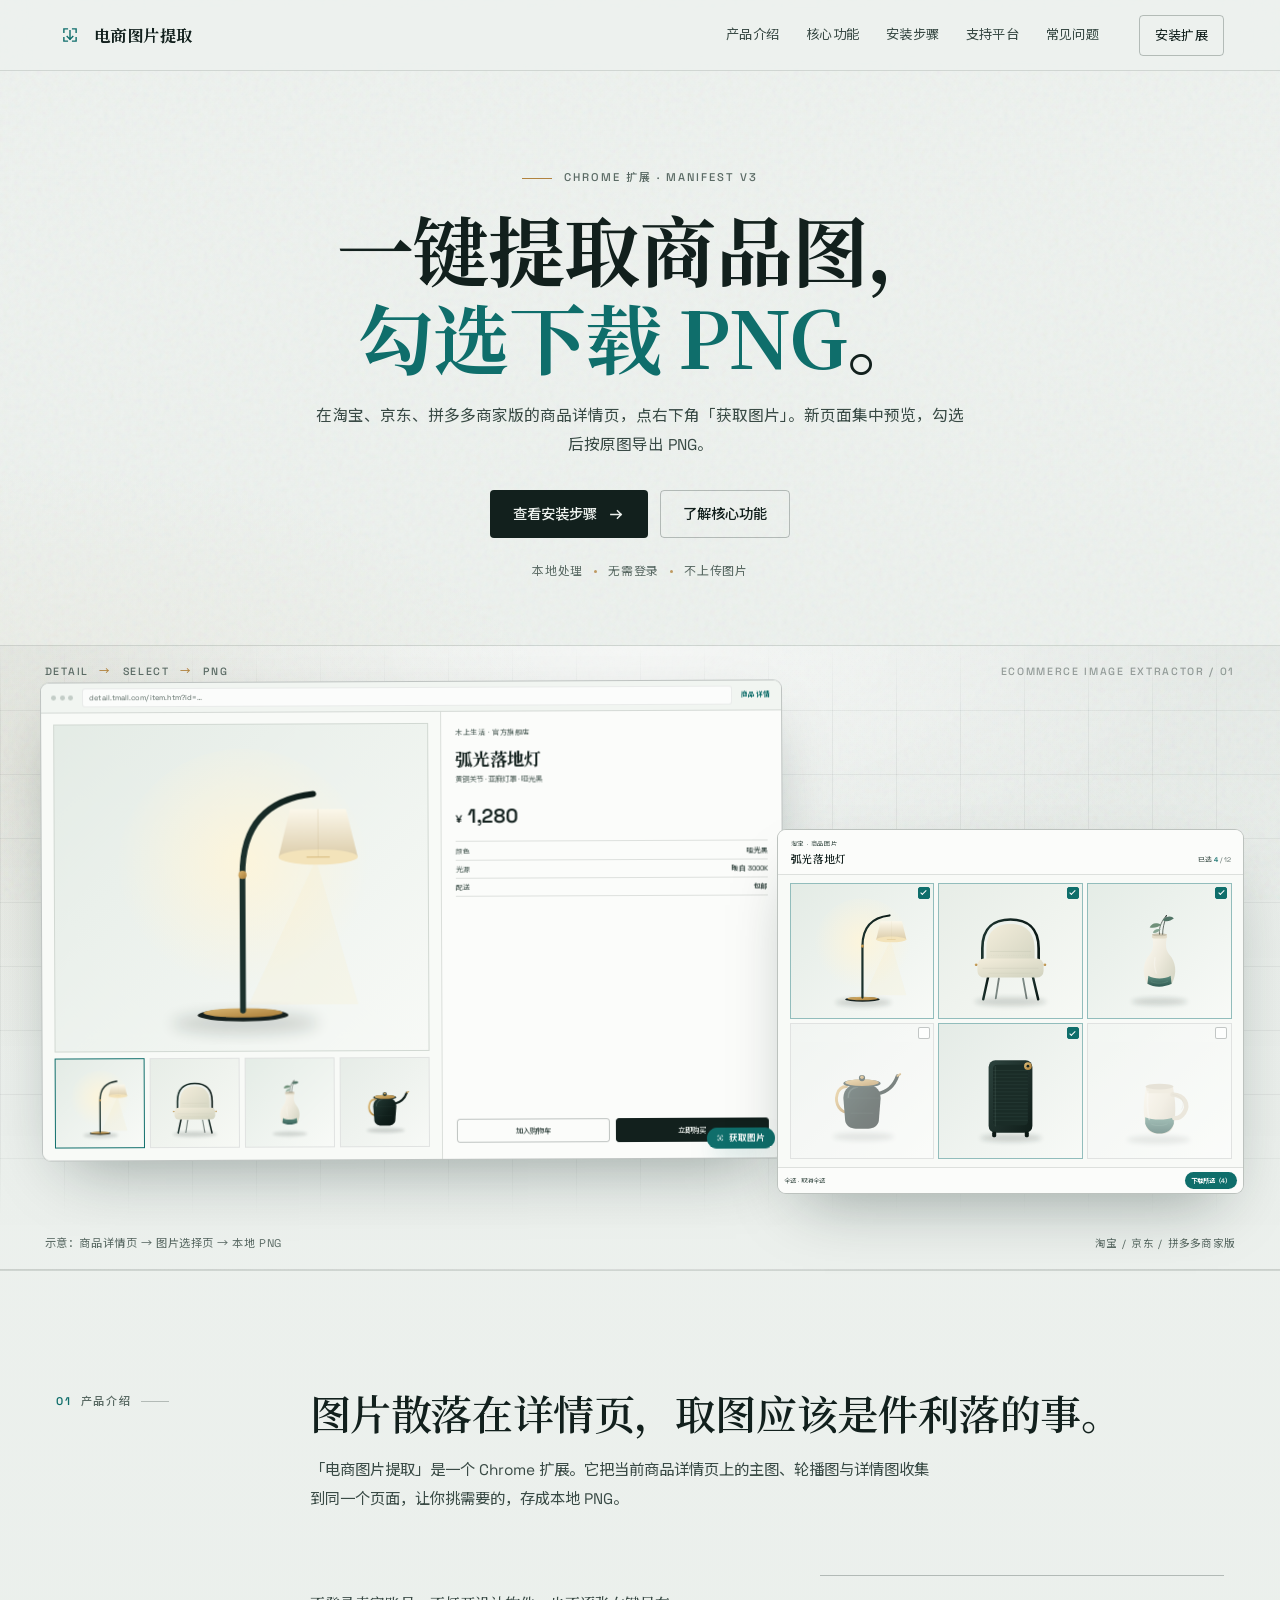
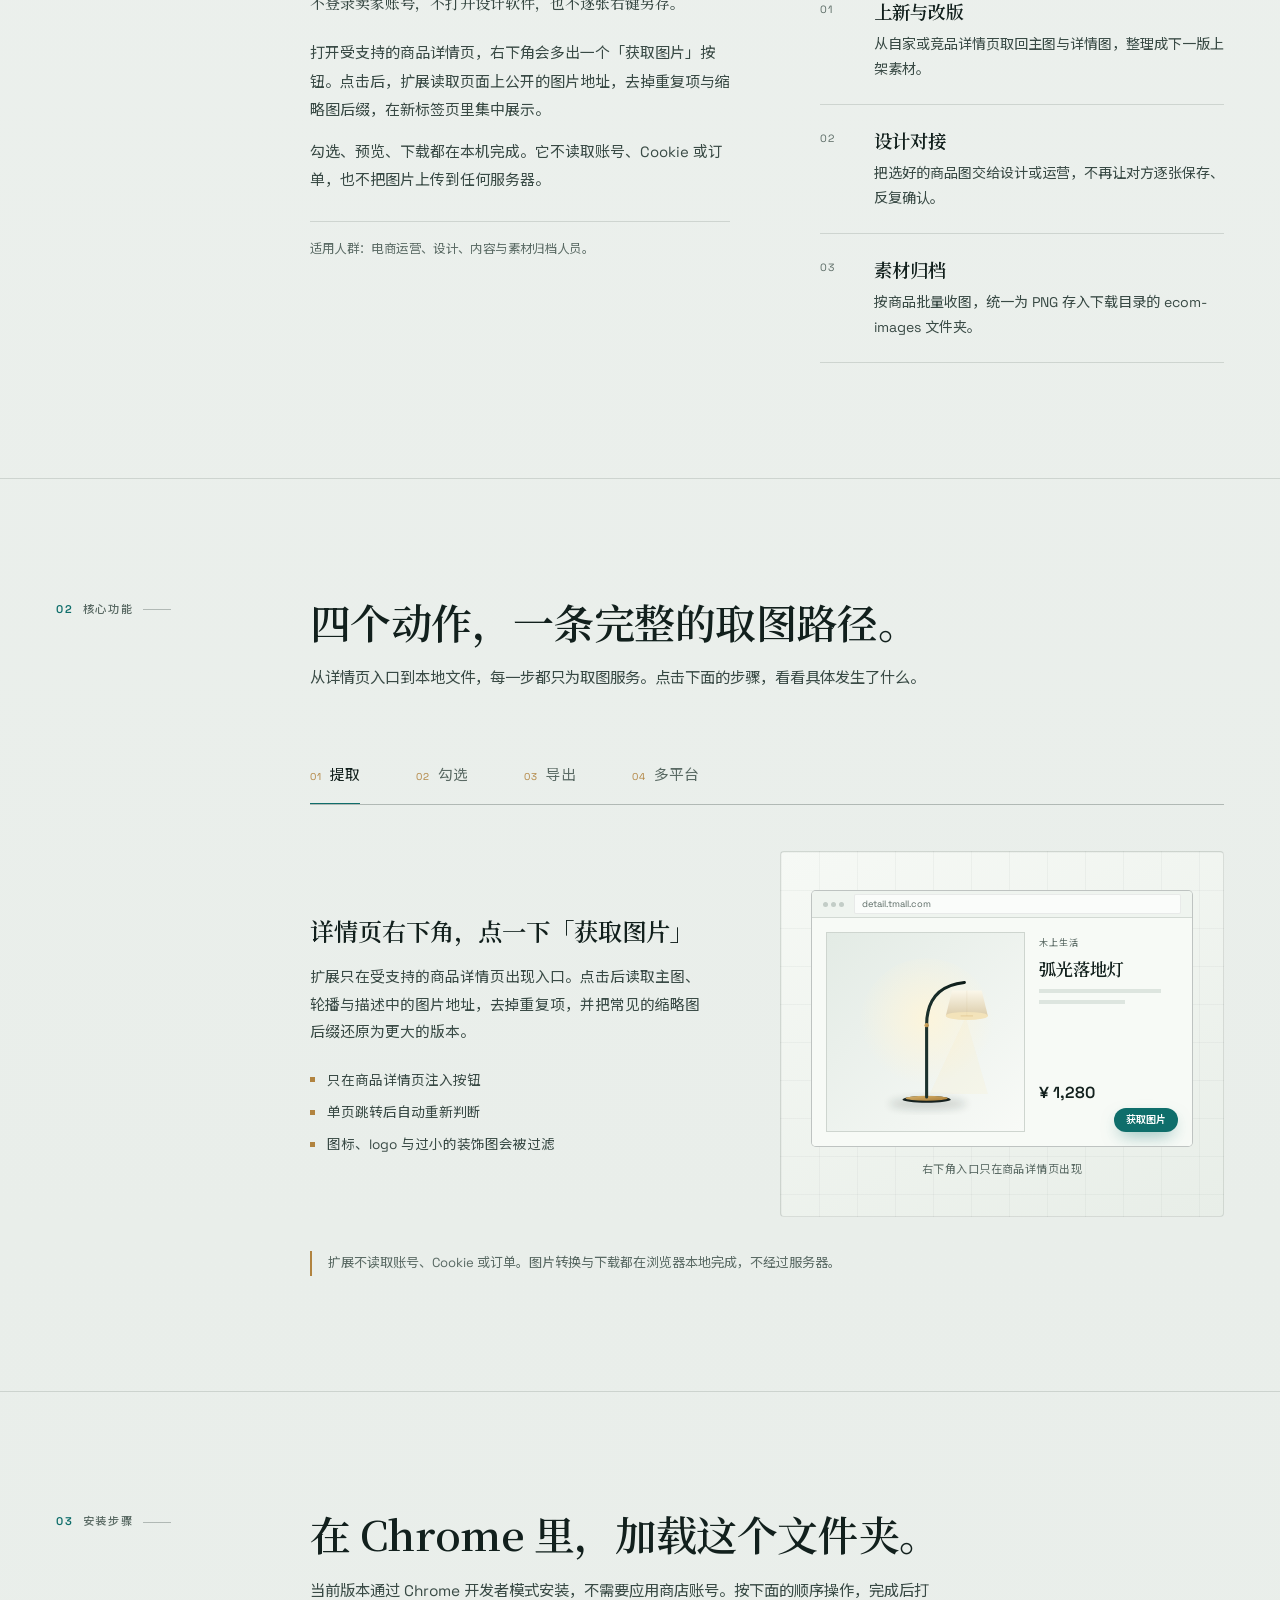
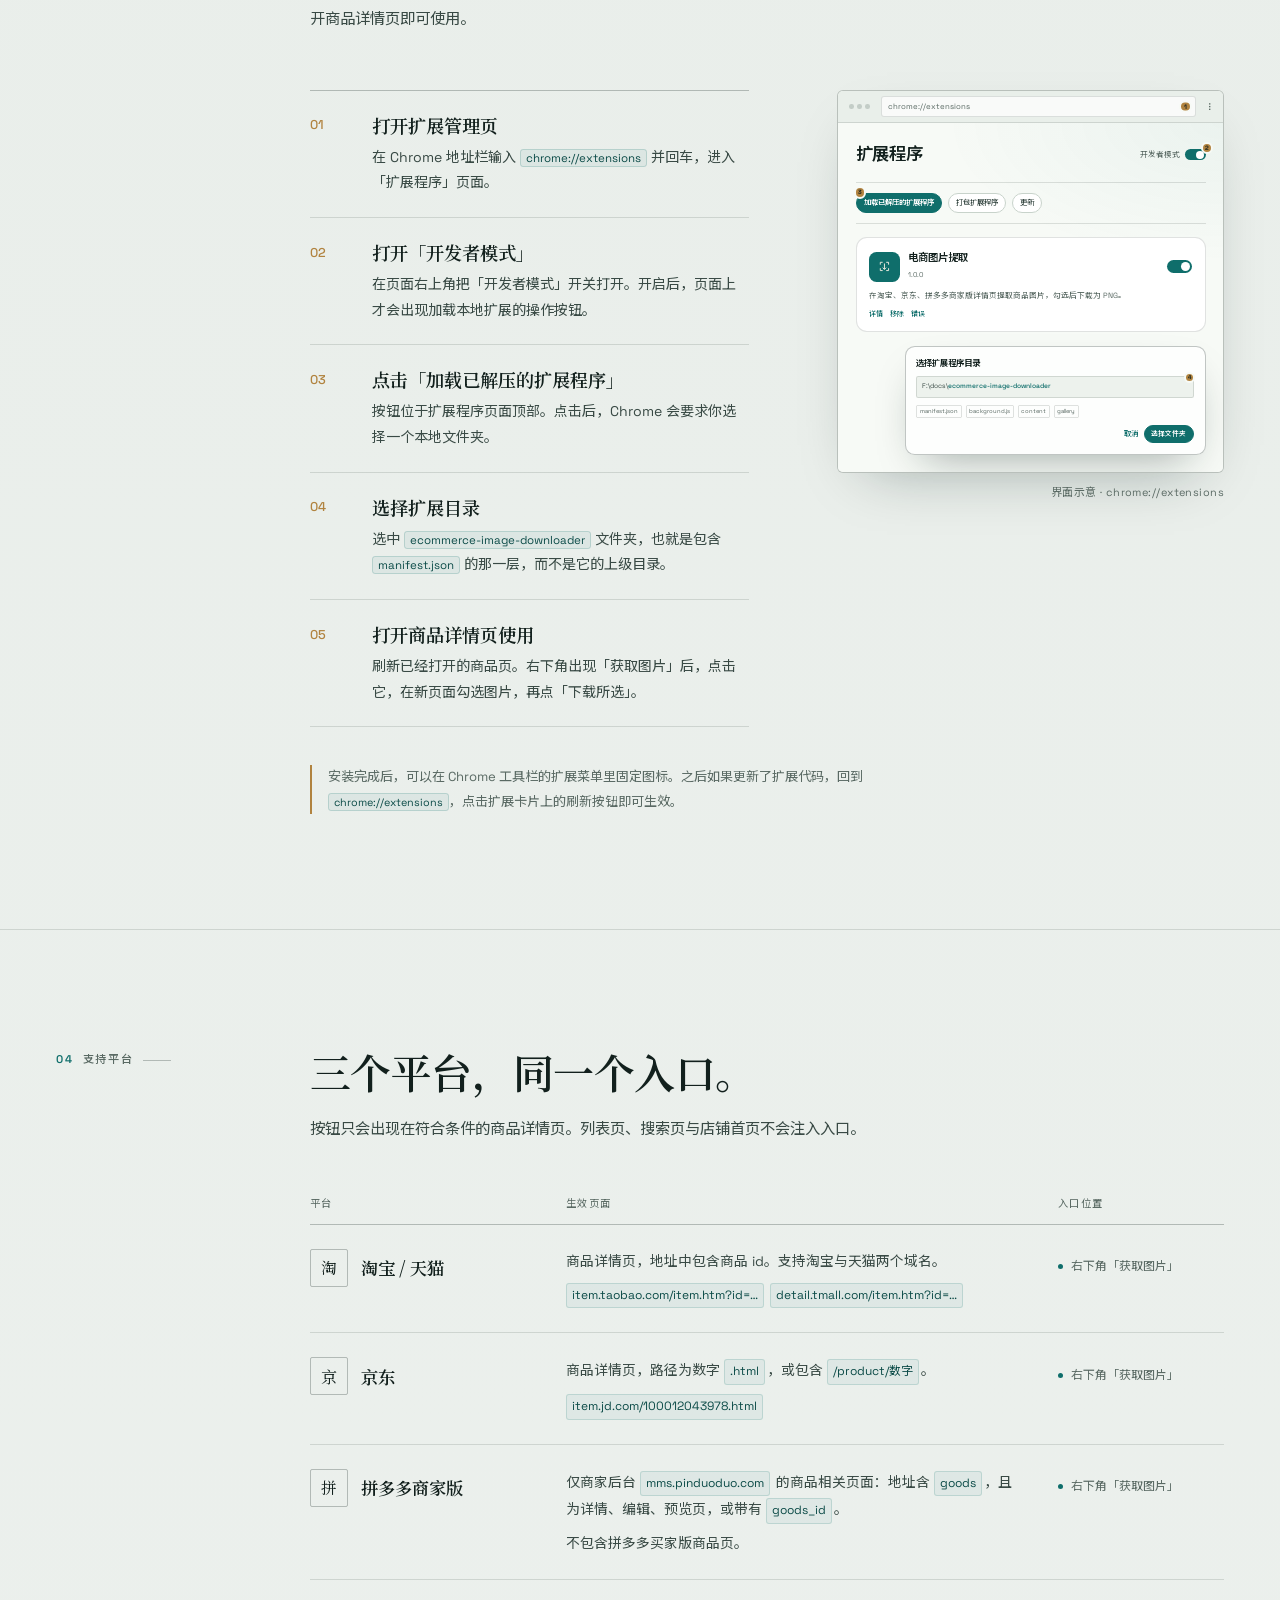
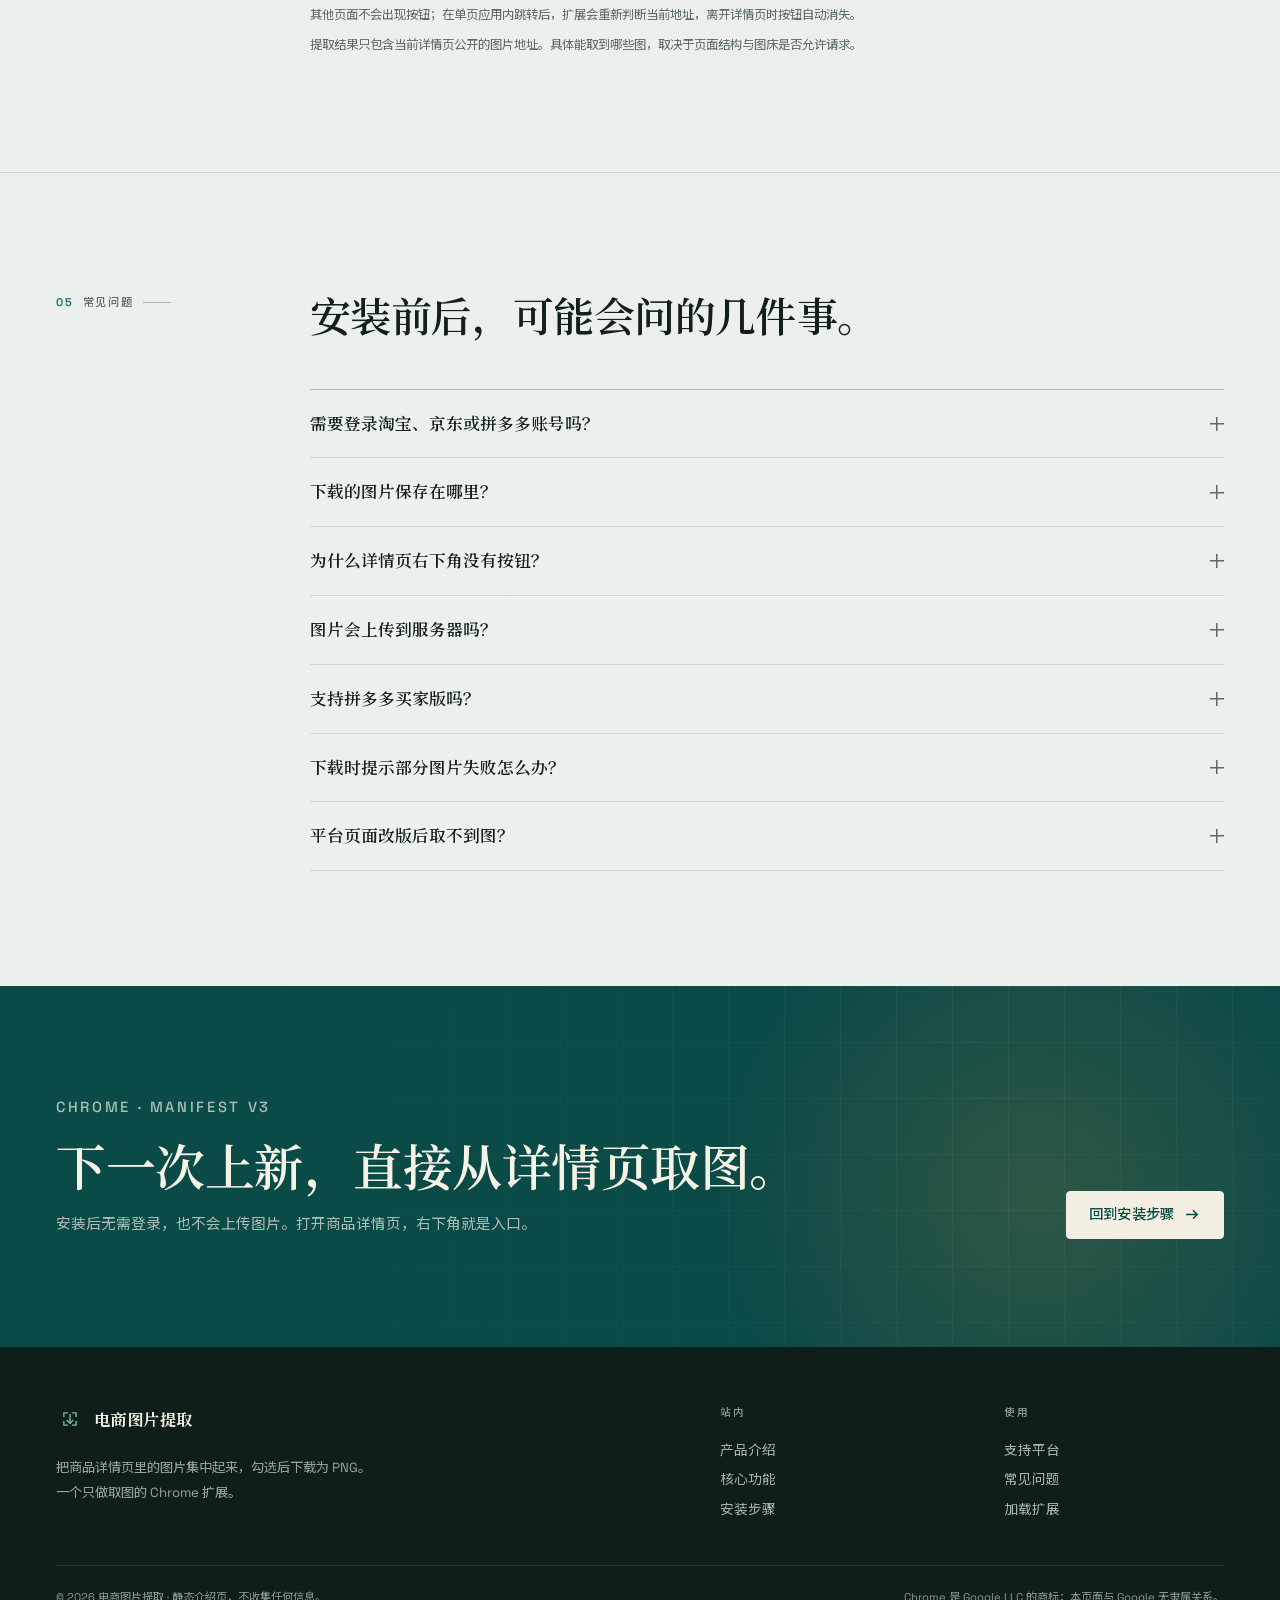
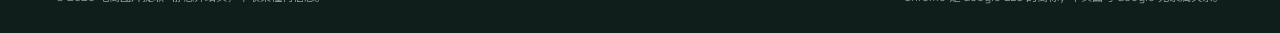
<file: docs/index.html>
<!DOCTYPE html>
<html lang="zh-CN">
<head>
  <meta charset="UTF-8">
  <meta name="viewport" content="width=device-width, initial-scale=1">
  <title>电商图片提取 — 一键提取商品图，勾选下载 PNG</title>
  <meta name="description" content="Chrome 扩展「电商图片提取」：在淘宝、京东、拼多多商家版的商品详情页提取商品图，于新页面勾选后下载为 PNG。">
  <meta name="theme-color" content="#edf1ee">
  <link rel="icon" href="assets/icons/favicon.svg" type="image/svg+xml">
  <link rel="preload" href="assets/fonts/noto-serif-sc.woff2" as="font" type="font/woff2" crossorigin>
  <link rel="preload" href="assets/fonts/noto-sans-sc.woff2" as="font" type="font/woff2" crossorigin>
  <link rel="stylesheet" href="styles.css">
  <script>
    document.documentElement.classList.add("js");
    window.setTimeout(function () {
      if (!document.documentElement.dataset.ready) {
        document.documentElement.classList.remove("js");
      }
    }, 2500);
  </script>
</head>
<body>
  <a class="skip-link" href="#main">跳到主要内容</a>

  <header class="site-header">
    <div class="site-header__inner container">
      <a class="brand" href="#top" aria-label="电商图片提取，返回顶部">
        <svg class="brand__mark" viewBox="0 0 32 32" aria-hidden="true">
          <path d="M9 13V9h4M19 9h4v4M23 19v4h-4M13 23H9v-4" fill="none" stroke="currentColor" stroke-width="1.6" stroke-linecap="square"/>
          <path d="M16 11v10m0 0 3.2-3.2M16 21l-3.2-3.2" fill="none" stroke="currentColor" stroke-width="1.6" stroke-linecap="square"/>
        </svg>
        <span class="brand__name">电商图片提取</span>
      </a>

      <nav class="site-nav" aria-label="主导航">
        <a href="#about">产品介绍</a>
        <a href="#features">核心功能</a>
        <a href="#install">安装步骤</a>
        <a href="#platforms">支持平台</a>
        <a href="#faq">常见问题</a>
      </nav>

      <a class="header-cta" href="#install">安装扩展</a>
    </div>
  </header>

  <main id="main">
    <section class="hero" id="top" aria-labelledby="hero-title">
      <div class="hero__intro reveal">
        <p class="eyebrow">Chrome 扩展 · Manifest V3</p>
        <h1 id="hero-title">一键提取商品图，<br><span class="hero__accent">勾选下载 PNG</span>。</h1>
        <p class="hero__lead">在淘宝、京东、拼多多商家版的商品详情页，点右下角「获取图片」。新页面集中预览，勾选后按原图导出 PNG。</p>
        <div class="hero__actions">
          <a class="btn btn--primary" href="#install">
            查看安装步骤
            <svg viewBox="0 0 18 18" aria-hidden="true"><path d="M3 9h11m0 0-4-4m4 4-4 4" fill="none" stroke="currentColor" stroke-width="1.5" stroke-linecap="square"/></svg>
          </a>
          <a class="btn btn--ghost" href="#features">了解核心功能</a>
        </div>
        <p class="hero__meta"><span>本地处理</span><span>无需登录</span><span>不上传图片</span></p>
      </div>

      <figure class="hero__visual">
        <div class="stage" data-stage aria-hidden="true">
          <p class="stage__meta stage__meta--left">DETAIL <span>→</span> SELECT <span>→</span> PNG</p>
          <p class="stage__meta stage__meta--right">ECOMMERCE IMAGE EXTRACTOR / 01</p>

          <div class="mock mock--detail" data-layer="back">
            <div class="mock__chrome">
              <span class="mock__dots"><i></i><i></i><i></i></span>
              <span class="mock__url">detail.tmall.com/item.htm?id=…</span>
              <span class="mock__badge">商品详情</span>
            </div>
            <div class="mock__detail-body">
              <div class="mock__media">
                <div class="mock__main"><img src="assets/img/product-lamp.svg" alt=""></div>
                <div class="mock__thumbs">
                  <span><img src="assets/img/product-lamp.svg" alt=""></span>
                  <span><img src="assets/img/product-chair.svg" alt=""></span>
                  <span><img src="assets/img/product-vase.svg" alt=""></span>
                  <span><img src="assets/img/product-kettle.svg" alt=""></span>
                </div>
              </div>
              <div class="mock__info">
                <p class="mock__store">木上生活 · 官方旗舰店</p>
                <p class="mock__title">弧光落地灯</p>
                <p class="mock__sub">黄铜关节 · 亚麻灯罩 · 哑光黑</p>
                <p class="mock__price"><small>¥</small> 1,280</p>
                <div class="mock__rows">
                  <span>颜色 <b>哑光黑</b></span>
                  <span>光源 <b>暖白 3000K</b></span>
                  <span>配送 <b>包邮</b></span>
                </div>
                <div class="mock__buttons">
                  <span class="mock__btn">加入购物车</span>
                  <span class="mock__btn mock__btn--buy">立即购买</span>
                </div>
              </div>
            </div>
            <div class="mock__fab">
              <svg viewBox="0 0 18 18" aria-hidden="true"><path d="M4 6V4h2M12 4h2v2M14 12v2h-2M6 14H4v-2M9 6.5v5m0 0 2-2m-2 2-2-2" fill="none" stroke="currentColor" stroke-width="1.4" stroke-linecap="square"/></svg>
              获取图片
            </div>
          </div>

          <div class="mock mock--gallery" data-layer="front">
            <div class="mock__gallery-head">
              <div>
                <p class="mock__eyebrow">淘宝 · 商品图片</p>
                <p class="mock__gallery-title">弧光落地灯</p>
              </div>
              <p class="mock__count">已选 <b>4</b> / 12</p>
            </div>
            <div class="mock__grid">
              <figure class="mock__tile is-checked"><img src="assets/img/product-lamp.svg" alt=""><i></i></figure>
              <figure class="mock__tile is-checked"><img src="assets/img/product-chair.svg" alt=""><i></i></figure>
              <figure class="mock__tile is-checked"><img src="assets/img/product-vase.svg" alt=""><i></i></figure>
              <figure class="mock__tile"><img src="assets/img/product-kettle.svg" alt=""><i></i></figure>
              <figure class="mock__tile is-checked"><img src="assets/img/product-speaker.svg" alt=""><i></i></figure>
              <figure class="mock__tile"><img src="assets/img/product-pitcher.svg" alt=""><i></i></figure>
            </div>
            <div class="mock__gallery-foot">
              <span>全选 · 取消全选</span>
              <span class="mock__download">下载所选（4）</span>
            </div>
          </div>
        </div>
        <figcaption class="stage-caption">
          <span>示意：商品详情页 → 图片选择页 → 本地 PNG</span>
          <span>淘宝 / 京东 / 拼多多商家版</span>
        </figcaption>
      </figure>
    </section>

    <section class="section" id="about" aria-labelledby="about-title">
      <div class="container">
        <div class="section-head reveal">
          <p class="section-label"><span>01</span> 产品介绍</p>
          <div>
            <h2 id="about-title">图片散落在详情页，取图应该是件利落的事。</h2>
            <p class="section-note">「电商图片提取」是一个 Chrome 扩展。它把当前商品详情页上的主图、轮播图与详情图收集到同一个页面，让你挑需要的，存成本地 PNG。</p>
          </div>
        </div>

        <div class="about-grid">
          <div class="about-copy reveal">
            <p class="about-lead">不登录卖家账号，不打开设计软件，也不逐张右键另存。</p>
            <p>打开受支持的商品详情页，右下角会多出一个「获取图片」按钮。点击后，扩展读取页面上公开的图片地址，去掉重复项与缩略图后缀，在新标签页里集中展示。</p>
            <p>勾选、预览、下载都在本机完成。它不读取账号、Cookie 或订单，也不把图片上传到任何服务器。</p>
            <p class="about-foot">适用人群：电商运营、设计、内容与素材归档人员。</p>
          </div>

          <ol class="scenarios">
            <li class="reveal">
              <span>01</span>
              <div>
                <h3>上新与改版</h3>
                <p>从自家或竞品详情页取回主图与详情图，整理成下一版上架素材。</p>
              </div>
            </li>
            <li class="reveal">
              <span>02</span>
              <div>
                <h3>设计对接</h3>
                <p>把选好的商品图交给设计或运营，不再让对方逐张保存、反复确认。</p>
              </div>
            </li>
            <li class="reveal">
              <span>03</span>
              <div>
                <h3>素材归档</h3>
                <p>按商品批量收图，统一为 PNG 存入下载目录的 ecom-images 文件夹。</p>
              </div>
            </li>
          </ol>
        </div>
      </div>
    </section>

    <section class="section" id="features" aria-labelledby="features-title">
      <div class="container">
        <div class="section-head reveal">
          <p class="section-label"><span>02</span> 核心功能</p>
          <div>
            <h2 id="features-title">四个动作，一条完整的取图路径。</h2>
            <p class="section-note">从详情页入口到本地文件，每一步都只为取图服务。点击下面的步骤，看看具体发生了什么。</p>
          </div>
        </div>

        <div class="feature-demo reveal" data-demo>
          <div class="demo-tabs" role="tablist" aria-label="核心功能演示">
            <button class="demo-tab is-active" type="button" role="tab" id="demo-tab-1" aria-controls="demo-panel-1" aria-selected="true">
              <span>01</span> 提取
            </button>
            <button class="demo-tab" type="button" role="tab" id="demo-tab-2" aria-controls="demo-panel-2" aria-selected="false" tabindex="-1">
              <span>02</span> 勾选
            </button>
            <button class="demo-tab" type="button" role="tab" id="demo-tab-3" aria-controls="demo-panel-3" aria-selected="false" tabindex="-1">
              <span>03</span> 导出
            </button>
            <button class="demo-tab" type="button" role="tab" id="demo-tab-4" aria-controls="demo-panel-4" aria-selected="false" tabindex="-1">
              <span>04</span> 多平台
            </button>
          </div>

          <div class="demo-stage">
            <div class="demo-copy">
              <div class="demo-panel is-active" role="tabpanel" id="demo-panel-1" aria-labelledby="demo-tab-1" tabindex="0">
                <h3>详情页右下角，点一下「获取图片」</h3>
                <p>扩展只在受支持的商品详情页出现入口。点击后读取主图、轮播与描述中的图片地址，去掉重复项，并把常见的缩略图后缀还原为更大的版本。</p>
                <ul>
                  <li>只在商品详情页注入按钮</li>
                  <li>单页跳转后自动重新判断</li>
                  <li>图标、logo 与过小的装饰图会被过滤</li>
                </ul>
              </div>

              <div class="demo-panel" role="tabpanel" id="demo-panel-2" aria-labelledby="demo-tab-2" tabindex="0" hidden>
                <h3>新页面集中预览，逐张勾选</h3>
                <p>提取结果在新标签页打开，缩略图平铺展示。默认全选，你可以取消不需要的，也可以点开图片放大确认，顶部会实时显示已选数量。</p>
                <ul>
                  <li>支持全选与取消全选</li>
                  <li>单击缩略图查看大图</li>
                  <li>勾选数量随操作即时更新</li>
                </ul>
              </div>

              <div class="demo-panel" role="tabpanel" id="demo-panel-3" aria-labelledby="demo-tab-3" tabindex="0" hidden>
                <h3>只下载勾选项，统一转成 PNG</h3>
                <p>点击「下载所选」后，扩展先检查本地已有的 product 编号，再从数字最小的空号开始命名。图片在浏览器内用 Canvas 转为 PNG，逐张保存；某一张失败，不会影响其余图片。</p>
                <ul>
                  <li>保存到下载目录的 ecom-images 文件夹</li>
                  <li>已有 01、02、04 时，本批从 03 开始，遇到占用就跳过</li>
                  <li>本地删除图片后，对应编号重新可用</li>
                  <li>结束后显示成功与失败数量</li>
                </ul>
              </div>

              <div class="demo-panel" role="tabpanel" id="demo-panel-4" aria-labelledby="demo-tab-4" tabindex="0" hidden>
                <h3>三个平台，同一条取图路径</h3>
                <p>覆盖淘宝 / 天猫、京东、拼多多商家版的商品详情页。页面条件不满足时，按钮不会出现，也不影响浏览器正常使用。</p>
                <ul>
                  <li>淘宝 / 天猫：商品详情地址包含商品 id</li>
                  <li>京东：item.jd.com 的数字商品页</li>
                  <li>拼多多商家版：mms.pinduoduo.com 的 goods 页面</li>
                </ul>
              </div>
            </div>

            <div class="demo-visual" aria-hidden="true">
              <div class="demo-view is-active" data-view="1">
                <div class="mini-browser">
                  <div class="mini-chrome"><span class="mini-dots"><i></i><i></i><i></i></span><em>detail.tmall.com</em></div>
                  <div class="mini-detail">
                    <div class="mini-photo"><img src="assets/img/product-lamp.svg" alt=""></div>
                    <div class="mini-info">
                      <span class="mini-kicker">木上生活</span>
                      <span class="mini-heading">弧光落地灯</span>
                      <span class="mini-line mini-line--long"></span>
                      <span class="mini-line"></span>
                      <span class="mini-price">¥ 1,280</span>
                    </div>
                    <span class="mini-fab">获取图片</span>
                  </div>
                </div>
                <p class="demo-caption">右下角入口只在商品详情页出现</p>
              </div>

              <div class="demo-view" data-view="2" hidden>
                <div class="mini-window">
                  <div class="mini-window__head">
                    <div><span class="mini-kicker">淘宝 · 商品图片</span><strong>弧光落地灯</strong></div>
                    <span class="mini-count">已选 <b>4</b> / 12</span>
                  </div>
                  <div class="mini-grid">
                    <figure class="is-checked"><img src="assets/img/product-lamp.svg" alt=""><i></i></figure>
                    <figure class="is-checked"><img src="assets/img/product-chair.svg" alt=""><i></i></figure>
                    <figure class="is-checked"><img src="assets/img/product-vase.svg" alt=""><i></i></figure>
                    <figure><img src="assets/img/product-kettle.svg" alt=""><i></i></figure>
                    <figure class="is-checked"><img src="assets/img/product-speaker.svg" alt=""><i></i></figure>
                    <figure><img src="assets/img/product-pitcher.svg" alt=""><i></i></figure>
                  </div>
                  <div class="mini-window__foot"><span>全选 · 取消全选</span><span class="mini-download">下载所选（4）</span></div>
                </div>
                <p class="demo-caption">默认全选，点选后可下载</p>
              </div>

              <div class="demo-view" data-view="3" hidden>
                <div class="mini-window mini-window--files">
                  <div class="mini-window__head">
                    <div><span class="mini-kicker">下载所选</span><strong>已有 01、02、04，本批用 03、05</strong></div>
                    <span class="mini-count">PNG</span>
                  </div>
                  <ul class="file-list">
                    <li class="file-row"><span class="file-badge">PNG</span><span class="file-name">product-03.png</span><span class="file-state">已保存</span></li>
                    <li class="file-row"><span class="file-badge">PNG</span><span class="file-name">product-05.png</span><span class="file-state">转换中</span></li>
                    <li class="file-row is-skipped"><span class="file-badge">跳过</span><span class="file-name">01 / 02 / 04 已存在</span><span class="file-state">占用</span></li>
                  </ul>
                  <div class="mini-window__foot"><span>下载 / ecom-images</span><span class="mini-download">2 张 · 本地转换</span></div>
                </div>
                <p class="demo-caption">从最小空号开始，已占用的编号自动跳过</p>
              </div>

              <div class="demo-view" data-view="4" hidden>
                <div class="mini-window mini-window--sites">
                  <div class="mini-window__head">
                    <div><span class="mini-kicker">适用页面</span><strong>三个平台</strong></div>
                    <span class="mini-count">已覆盖</span>
                  </div>
                  <ul class="site-rows">
                    <li><span class="site-mark">淘</span><div><strong>淘宝 / 天猫</strong><em>item.taobao.com · detail.tmall.com</em></div><span class="site-check">✓</span></li>
                    <li><span class="site-mark">京</span><div><strong>京东</strong><em>item.jd.com</em></div><span class="site-check">✓</span></li>
                    <li><span class="site-mark">拼</span><div><strong>拼多多商家版</strong><em>mms.pinduoduo.com</em></div><span class="site-check">✓</span></li>
                  </ul>
                </div>
                <p class="demo-caption">入口统一在详情页右下角</p>
              </div>
            </div>
          </div>
        </div>

        <p class="privacy-note reveal">扩展不读取账号、Cookie 或订单。图片转换与下载都在浏览器本地完成，不经过服务器。</p>
      </div>
    </section>

    <section class="section" id="install" aria-labelledby="install-title">
      <div class="container">
        <div class="section-head reveal">
          <p class="section-label"><span>03</span> 安装步骤</p>
          <div>
            <h2 id="install-title">在 Chrome 里，加载这个文件夹。</h2>
            <p class="section-note">当前版本通过 Chrome 开发者模式安装，不需要应用商店账号。按下面的顺序操作，完成后打开商品详情页即可使用。</p>
          </div>
        </div>

        <div class="install-grid">
          <ol class="install-steps">
            <li class="install-step reveal">
              <span class="step-index">01</span>
              <div>
                <h3>打开扩展管理页</h3>
                <p>在 Chrome 地址栏输入 <code>chrome://extensions</code> 并回车，进入「扩展程序」页面。</p>
              </div>
            </li>
            <li class="install-step reveal">
              <span class="step-index">02</span>
              <div>
                <h3>打开「开发者模式」</h3>
                <p>在页面右上角把「开发者模式」开关打开。开启后，页面上才会出现加载本地扩展的操作按钮。</p>
              </div>
            </li>
            <li class="install-step reveal">
              <span class="step-index">03</span>
              <div>
                <h3>点击「加载已解压的扩展程序」</h3>
                <p>按钮位于扩展程序页面顶部。点击后，Chrome 会要求你选择一个本地文件夹。</p>
              </div>
            </li>
            <li class="install-step reveal">
              <span class="step-index">04</span>
              <div>
                <h3>选择扩展目录</h3>
                <p>选中 <code>ecommerce-image-downloader</code> 文件夹，也就是包含 <code>manifest.json</code> 的那一层，而不是它的上级目录。</p>
              </div>
            </li>
            <li class="install-step reveal">
              <span class="step-index">05</span>
              <div>
                <h3>打开商品详情页使用</h3>
                <p>刷新已经打开的商品页。右下角出现「获取图片」后，点击它，在新页面勾选图片，再点「下载所选」。</p>
              </div>
            </li>
          </ol>

          <figure class="ext-preview reveal" aria-hidden="true">
            <div class="ext-window">
              <div class="ext-chrome">
                <span class="mock__dots"><i></i><i></i><i></i></span>
                <span class="ext-url">chrome://extensions<span class="pin pin--1">1</span></span>
                <span class="ext-menu">⋮</span>
              </div>

              <div class="ext-page">
                <div class="ext-top">
                  <p class="ext-title">扩展程序</p>
                  <div class="ext-dev">
                    <span>开发者模式</span>
                    <span class="ext-toggle is-on"><i></i></span>
                    <span class="pin pin--2">2</span>
                  </div>
                </div>

                <div class="ext-toolbar">
                  <span class="ext-btn ext-btn--accent">加载已解压的扩展程序<span class="pin pin--3">3</span></span>
                  <span class="ext-btn">打包扩展程序</span>
                  <span class="ext-btn">更新</span>
                </div>

                <div class="ext-card">
                  <div class="ext-card__head">
                    <span class="ext-icon">
                      <svg viewBox="0 0 32 32"><path d="M9 13V9h4M19 9h4v4M23 19v4h-4M13 23H9v-4" fill="none" stroke="currentColor" stroke-width="1.6"/><path d="M16 11v10m0 0 3-3m-3 3-3-3" fill="none" stroke="currentColor" stroke-width="1.6"/></svg>
                    </span>
                    <div class="ext-card__name">
                      <strong>电商图片提取</strong>
                      <span>1.0.0</span>
                    </div>
                    <span class="ext-toggle is-on"><i></i></span>
                  </div>
                  <p class="ext-desc">在淘宝、京东、拼多多商家版详情页提取商品图片，勾选后下载为 PNG。</p>
                  <div class="ext-links"><span>详情</span><span>移除</span><span>错误</span></div>
                </div>

                <div class="ext-dialog">
                  <p class="ext-dialog__title">选择扩展程序目录</p>
                  <p class="ext-path">F:\docs\<b>ecommerce-image-downloader</b><span class="pin pin--4">4</span></p>
                  <div class="ext-files"><span>manifest.json</span><span>background.js</span><span>content</span><span>gallery</span></div>
                  <div class="ext-dialog__actions"><span>取消</span><span class="ext-btn ext-btn--accent">选择文件夹</span></div>
                </div>
              </div>
            </div>
            <figcaption>界面示意 · chrome://extensions</figcaption>
          </figure>
        </div>

        <p class="install-note reveal">安装完成后，可以在 Chrome 工具栏的扩展菜单里固定图标。之后如果更新了扩展代码，回到 <code>chrome://extensions</code>，点击扩展卡片上的刷新按钮即可生效。</p>
      </div>
    </section>

    <section class="section" id="platforms" aria-labelledby="platforms-title">
      <div class="container">
        <div class="section-head reveal">
          <p class="section-label"><span>04</span> 支持平台</p>
          <div>
            <h2 id="platforms-title">三个平台，同一个入口。</h2>
            <p class="section-note">按钮只会出现在符合条件的商品详情页。列表页、搜索页与店铺首页不会注入入口。</p>
          </div>
        </div>

        <div class="platform-table">
          <div class="platform-head" aria-hidden="true">
            <span>平台</span>
            <span>生效页面</span>
            <span>入口位置</span>
          </div>
          <ul class="platform-list">
            <li class="platform-row reveal">
              <div class="platform-name">
                <span class="monogram">淘</span>
                <strong>淘宝 / 天猫</strong>
              </div>
              <div class="platform-desc">
                <p>商品详情页，地址中包含商品 id。支持淘宝与天猫两个域名。</p>
                <p><code>item.taobao.com/item.htm?id=…</code> <code>detail.tmall.com/item.htm?id=…</code></p>
              </div>
              <span class="platform-entry">右下角「获取图片」</span>
            </li>
            <li class="platform-row reveal">
              <div class="platform-name">
                <span class="monogram">京</span>
                <strong>京东</strong>
              </div>
              <div class="platform-desc">
                <p>商品详情页，路径为数字 <code>.html</code>，或包含 <code>/product/数字</code>。</p>
                <p><code>item.jd.com/100012043978.html</code></p>
              </div>
              <span class="platform-entry">右下角「获取图片」</span>
            </li>
            <li class="platform-row reveal">
              <div class="platform-name">
                <span class="monogram">拼</span>
                <strong>拼多多商家版</strong>
              </div>
              <div class="platform-desc">
                <p>仅商家后台 <code>mms.pinduoduo.com</code> 的商品相关页面：地址含 <code>goods</code>，且为详情、编辑、预览页，或带有 <code>goods_id</code>。</p>
                <p>不包含拼多多买家版商品页。</p>
              </div>
              <span class="platform-entry">右下角「获取图片」</span>
            </li>
          </ul>
        </div>

        <div class="platform-notes reveal">
          <p>其他页面不会出现按钮；在单页应用内跳转后，扩展会重新判断当前地址，离开详情页时按钮自动消失。</p>
          <p>提取结果只包含当前详情页公开的图片地址。具体能取到哪些图，取决于页面结构与图床是否允许请求。</p>
        </div>
      </div>
    </section>

    <section class="section" id="faq" aria-labelledby="faq-title">
      <div class="container">
        <div class="section-head reveal">
          <p class="section-label"><span>05</span> 常见问题</p>
          <div>
            <h2 id="faq-title">安装前后，可能会问的几件事。</h2>
          </div>
        </div>

        <div class="faq">
          <details class="reveal">
            <summary>需要登录淘宝、京东或拼多多账号吗？</summary>
            <div class="faq-answer"><p>不需要。扩展不读取账号、Cookie 或订单，只读取当前详情页中公开显示的商品图地址。拼多多商家版本身需要你已登录后台才能打开商品页，但扩展不会接触登录信息。</p></div>
          </details>
          <details class="reveal">
            <summary>下载的图片保存在哪里？</summary>
            <div class="faq-answer"><p>浏览器默认下载目录下的 <code>ecom-images</code> 文件夹，文件名形如 <code>product-01.png</code>，按编号递增。每批下载前，扩展会检查本地已有的编号，从数字最小的空号开始命名，遇到已占用编号就跳过；例如已有 01、02、04，本批会使用 03、05、06，不会覆盖已有文件。本地删除图片后，对应编号会重新可用；若刚删除就立刻开始下一批，Chrome 需要几秒刷新文件状态，该编号可能暂时仍被跳过，稍后再下载即可。如果 Chrome 设置为每次询问保存位置，会先弹出保存对话框。</p></div>
          </details>
          <details class="reveal">
            <summary>为什么详情页右下角没有按钮？</summary>
            <div class="faq-answer"><p>先确认当前是受支持的商品详情页，而不是首页、搜索列表或店铺页。刚安装或更新扩展后，请刷新页面。仍然不出现时，在 <code>chrome://extensions</code> 确认扩展已启用，且没有报错。</p></div>
          </details>
          <details class="reveal">
            <summary>图片会上传到服务器吗？</summary>
            <div class="faq-answer"><p>不会。扩展读取图片地址，在浏览器内用 Canvas 转换为 PNG，再交给 Chrome 的下载管理器。图片不经过第三方服务器，也不保存在扩展自己的空间里。</p></div>
          </details>
          <details class="reveal">
            <summary>支持拼多多买家版吗？</summary>
            <div class="faq-answer"><p>暂不支持。当前只覆盖拼多多商家后台 <code>mms.pinduoduo.com</code> 的商品相关页面，买家版商品详情页不会出现入口。</p></div>
          </details>
          <details class="reveal">
            <summary>下载时提示部分图片失败怎么办？</summary>
            <div class="faq-answer"><p>部分图床会拒绝扩展发起的图片请求。下载页会显示成功与失败数量，已经保存的图片不受影响。可以重试，或减少一次勾选的数量再试。</p></div>
          </details>
          <details class="reveal">
            <summary>平台页面改版后取不到图？</summary>
            <div class="faq-answer"><p>商品页结构经常调整。如果主图既不在页面图片里，也不在页面脚本或描述页中，本次提取可能为空。可以刷新后重试；持续取不到时，需要等待扩展适配新的页面结构。</p></div>
          </details>
        </div>
      </div>
    </section>

    <section class="closing" aria-labelledby="closing-title">
      <div class="container closing__inner">
        <div>
          <p class="closing__label">Chrome · Manifest V3</p>
          <h2 id="closing-title">下一次上新，直接从详情页取图。</h2>
          <p>安装后无需登录，也不会上传图片。打开商品详情页，右下角就是入口。</p>
        </div>
        <a class="btn btn--light" href="#install">
          回到安装步骤
          <svg viewBox="0 0 18 18" aria-hidden="true"><path d="M3 9h11m0 0-4-4m4 4-4 4" fill="none" stroke="currentColor" stroke-width="1.5" stroke-linecap="square"/></svg>
        </a>
      </div>
    </section>
  </main>

  <footer class="site-footer">
    <div class="container">
      <div class="footer-top">
        <div class="footer-brand">
          <a class="brand brand--footer" href="#top">
            <svg class="brand__mark" viewBox="0 0 32 32" aria-hidden="true">
              <path d="M9 13V9h4M19 9h4v4M23 19v4h-4M13 23H9v-4" fill="none" stroke="currentColor" stroke-width="1.6" stroke-linecap="square"/>
              <path d="M16 11v10m0 0 3.2-3.2M16 21l-3.2-3.2" fill="none" stroke="currentColor" stroke-width="1.6" stroke-linecap="square"/>
            </svg>
            <span class="brand__name">电商图片提取</span>
          </a>
          <p>把商品详情页里的图片集中起来，勾选后下载为 PNG。一个只做取图的 Chrome 扩展。</p>
        </div>

        <nav class="footer-col" aria-label="站内导航">
          <h2>站内</h2>
          <a href="#about">产品介绍</a>
          <a href="#features">核心功能</a>
          <a href="#install">安装步骤</a>
        </nav>

        <nav class="footer-col" aria-label="使用帮助">
          <h2>使用</h2>
          <a href="#platforms">支持平台</a>
          <a href="#faq">常见问题</a>
          <a href="#install">加载扩展</a>
        </nav>
      </div>

      <div class="footer-bottom">
        <p>© 2026 电商图片提取 · 静态介绍页，不收集任何信息。</p>
        <p>Chrome 是 Google LLC 的商标；本页面与 Google 无隶属关系。</p>
      </div>
    </div>
  </footer>

  <script src="script.js"></script>
</body>
</html>
</file>
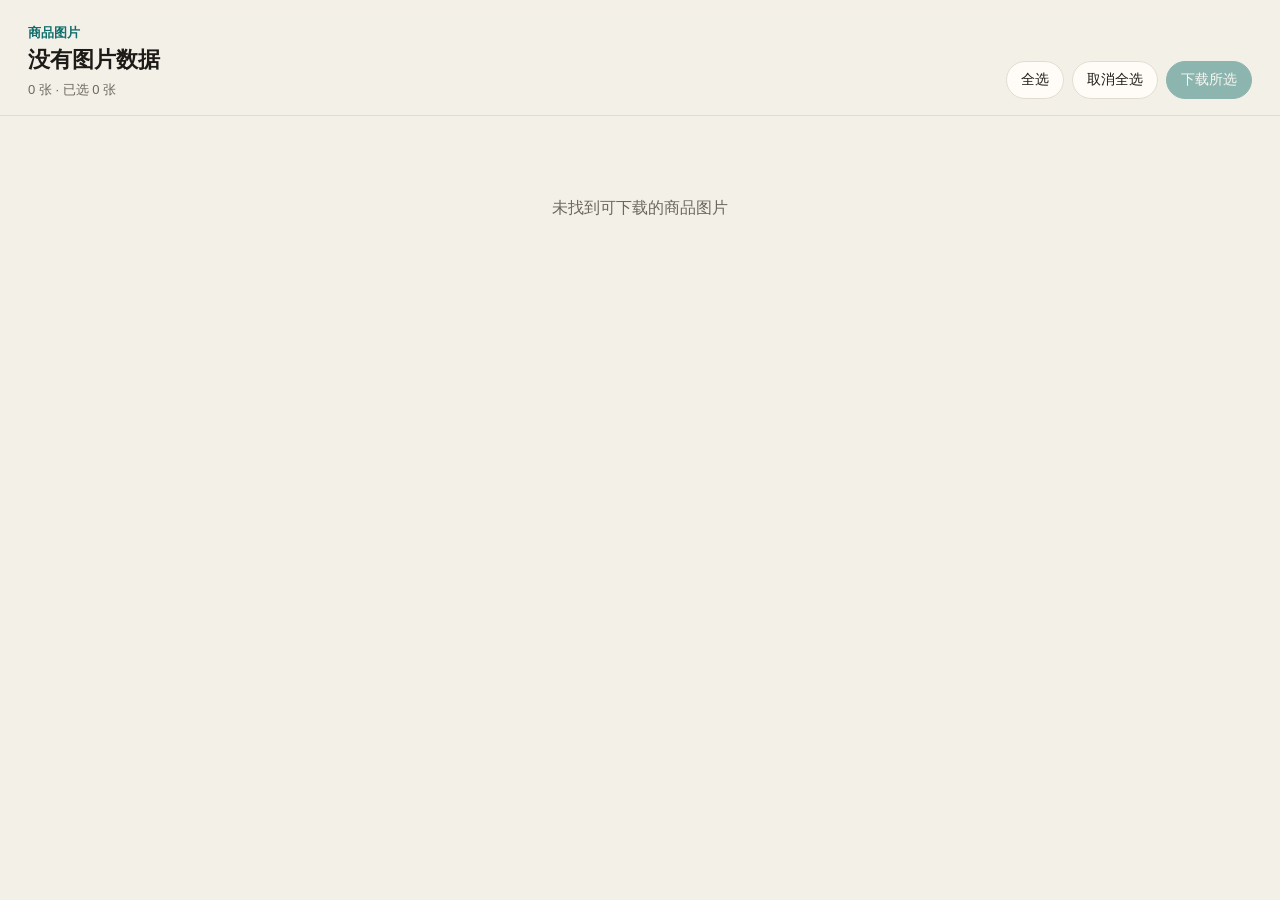
<file: gallery/gallery.html>
<!DOCTYPE html>
<html lang="zh-CN">
<head>
  <meta charset="UTF-8">
  <meta name="viewport" content="width=device-width, initial-scale=1">
  <title>商品图片</title>
  <link rel="stylesheet" href="gallery.css">
</head>
<body>
  <header class="topbar">
    <div class="heading">
      <p class="eyebrow" id="site-name">商品图片</p>
      <h1 id="page-title">正在读取图片</h1>
      <p class="meta"><span id="total-count">0</span> 张 · 已选 <span id="selected-count">0</span> 张</p>
    </div>
    <div class="actions">
      <button type="button" id="select-all">全选</button>
      <button type="button" id="select-none">取消全选</button>
      <button type="button" id="download" class="primary" disabled>下载所选</button>
    </div>
  </header>
  <p class="status" id="status" hidden></p>
  <main id="grid" class="grid"></main>
  <div class="lightbox" id="lightbox" hidden>
    <button type="button" class="lightbox-backdrop" id="lightbox-close" aria-label="关闭预览"></button>
    <figure>
      <img id="lightbox-img" alt="">
      <figcaption id="lightbox-caption"></figcaption>
    </figure>
  </div>
  <script src="../lib/download-numbering.js"></script>
  <script src="gallery.js"></script>
</body>
</html>
</file>
<file: docs/styles.css>
/* =========================================================
   电商图片提取 · 官方宣传站
   Static site — no framework, no build step.
   ========================================================= */

@font-face {
  font-family: "Noto Serif SC";
  src: url("assets/fonts/noto-serif-sc.woff2") format("woff2");
  font-style: normal;
  font-weight: 400 800;
  font-display: swap;
}

@font-face {
  font-family: "Noto Sans SC";
  src: url("assets/fonts/noto-sans-sc.woff2") format("woff2");
  font-style: normal;
  font-weight: 300 700;
  font-display: swap;
}

@font-face {
  font-family: "Space Grotesk";
  src: url("assets/fonts/space-grotesk-latin.woff2") format("woff2");
  font-style: normal;
  font-weight: 400 700;
  font-display: swap;
}

:root {
  --paper: #edf1ee;
  --paper-raised: #fbfcfa;
  --paper-deep: #e3eae5;
  --ink: #12201d;
  --ink-2: #394a45;
  --ink-3: #5a6a64;
  --line: rgba(18, 32, 29, 0.13);
  --line-strong: rgba(18, 32, 29, 0.26);
  --jade: #0f6e6b;
  --jade-deep: #0a4a47;
  --jade-soft: #d3e3dc;
  --brass: #b1833f;
  --cream: #f3efe2;
  --font-display: "Noto Serif SC", "Songti SC", "STSong", "STZhongsong", "Noto Serif CJK SC", serif;
  --font-sans: "Space Grotesk", "Noto Sans SC", "PingFang SC", "Microsoft YaHei", sans-serif;
  --gutter: clamp(20px, 5vw, 56px);
  --container: 1200px;
  --radius: 4px;
}

*,
*::before,
*::after {
  box-sizing: border-box;
}

html {
  scroll-behavior: smooth;
  -webkit-text-size-adjust: 100%;
}

html,
body {
  overflow-x: clip;
}

body {
  margin: 0;
  min-width: 300px;
  background:
    radial-gradient(1100px 620px at 84% -6%, rgba(15, 110, 107, 0.1), transparent 62%),
    radial-gradient(900px 520px at 4% 12%, rgba(177, 131, 63, 0.06), transparent 60%),
    linear-gradient(180deg, #eef2ef 0%, #e9eeea 44%, #edf1ee 100%);
  color: var(--ink);
  font-family: var(--font-sans);
  font-size: 16px;
  line-height: 1.6;
  -webkit-font-smoothing: antialiased;
  text-rendering: optimizeLegibility;
}

body::before {
  content: "";
  position: fixed;
  inset: 0;
  z-index: 0;
  pointer-events: none;
  opacity: 0.28;
  background-image: url("data:image/svg+xml,%3Csvg viewBox='0 0 180 180' xmlns='http://www.w3.org/2000/svg'%3E%3Cfilter id='n'%3E%3CfeTurbulence type='fractalNoise' baseFrequency='0.9' numOctaves='2' stitchTiles='stitch'/%3E%3C/filter%3E%3Crect width='100%25' height='100%25' filter='url(%23n)' opacity='0.22'/%3E%3C/svg%3E");
  mix-blend-mode: multiply;
}

::selection {
  background: var(--jade);
  color: #fff;
}

img,
svg {
  display: block;
  max-width: 100%;
}

figure,
p,
h1,
h2,
h3,
ol,
ul {
  margin: 0;
}

ol,
ul {
  padding: 0;
}

button,
input,
summary {
  font: inherit;
  color: inherit;
}

a {
  color: inherit;
}

code {
  font-family: "Space Grotesk", "Noto Sans SC", monospace;
}

:focus-visible {
  outline: 2px solid var(--jade);
  outline-offset: 3px;
}

.hero :focus-visible,
.install-grid :focus-visible {
  outline-color: var(--jade-deep);
}

.closing :focus-visible,
.site-footer :focus-visible {
  outline-color: var(--cream);
}

.skip-link {
  position: fixed;
  top: 10px;
  left: 10px;
  z-index: 200;
  padding: 10px 14px;
  background: var(--ink);
  color: var(--paper);
  font-size: 0.85rem;
  text-decoration: none;
  transform: translateY(-160%);
  transition: transform 0.2s ease;
}

.skip-link:focus {
  transform: translateY(0);
}

.container {
  width: 100%;
  max-width: calc(var(--container) + var(--gutter) * 2);
  margin-inline: auto;
  padding-inline: var(--gutter);
  position: relative;
  z-index: 1;
}

/* ---------- Header ---------- */

.site-header {
  position: sticky;
  top: 0;
  z-index: 80;
  background: rgba(237, 241, 238, 0.86);
  border-bottom: 1px solid var(--line);
  backdrop-filter: blur(16px);
  -webkit-backdrop-filter: blur(16px);
}

.site-header__inner {
  display: flex;
  align-items: center;
  gap: 32px;
  min-height: 70px;
}

.brand {
  display: inline-flex;
  align-items: center;
  gap: 10px;
  text-decoration: none;
  flex: none;
}

.brand__mark {
  width: 28px;
  height: 28px;
  color: var(--jade);
  flex: none;
}

.brand__name {
  font-family: var(--font-display);
  font-size: 1.02rem;
  font-weight: 700;
  letter-spacing: 0.03em;
  color: var(--ink);
}

.site-nav {
  display: flex;
  align-items: center;
  gap: clamp(14px, 2.1vw, 28px);
  margin-left: auto;
}

.site-nav a {
  position: relative;
  padding: 6px 0;
  color: var(--ink-2);
  font-size: 0.83rem;
  letter-spacing: 0.02em;
  text-decoration: none;
  transition: color 0.2s ease;
}

.site-nav a::after {
  content: "";
  position: absolute;
  left: 0;
  right: 0;
  bottom: 0;
  height: 1px;
  background: var(--jade);
  transform: scaleX(0);
  transform-origin: left;
  transition: transform 0.28s cubic-bezier(0.2, 0.7, 0.2, 1);
}

.site-nav a:hover {
  color: var(--ink);
}

.site-nav a:hover::after {
  transform: scaleX(1);
}

.header-cta {
  flex: none;
  margin-left: 8px;
  padding: 9px 15px;
  border: 1px solid var(--line-strong);
  border-radius: var(--radius);
  color: var(--ink);
  font-size: 0.82rem;
  letter-spacing: 0.02em;
  text-decoration: none;
  transition: background 0.2s ease, border-color 0.2s ease, color 0.2s ease;
}

.header-cta:hover {
  background: var(--ink);
  border-color: var(--ink);
  color: var(--paper);
}

/* ---------- Shared type & buttons ---------- */

.eyebrow {
  display: inline-flex;
  align-items: center;
  gap: 12px;
  color: var(--ink-3);
  font-family: "Space Grotesk", var(--font-sans);
  font-size: 0.7rem;
  font-weight: 500;
  letter-spacing: 0.18em;
  text-transform: uppercase;
}

.eyebrow::before {
  content: "";
  width: 30px;
  height: 1px;
  background: var(--brass);
}

.btn {
  display: inline-flex;
  align-items: center;
  justify-content: center;
  gap: 10px;
  min-height: 48px;
  padding: 12px 22px;
  border: 1px solid transparent;
  border-radius: var(--radius);
  font-family: var(--font-sans);
  font-size: 0.9rem;
  font-weight: 500;
  letter-spacing: 0.01em;
  line-height: 1.2;
  text-decoration: none;
  transition: background 0.22s ease, color 0.22s ease, border-color 0.22s ease, transform 0.22s ease;
}

.btn svg {
  width: 17px;
  height: 17px;
  flex: none;
  transition: transform 0.22s ease;
}

.btn:hover svg {
  transform: translateX(3px);
}

.btn--primary {
  background: var(--ink);
  color: var(--paper);
}

.btn--primary:hover {
  background: var(--jade-deep);
  transform: translateY(-2px);
}

.btn--ghost {
  background: transparent;
  border-color: var(--line-strong);
  color: var(--ink);
}

.btn--ghost:hover {
  background: rgba(255, 255, 255, 0.45);
  border-color: var(--ink);
}

.btn--light {
  background: var(--cream);
  color: var(--jade-deep);
  border-color: var(--cream);
}

.btn--light:hover {
  background: #fffdf6;
  border-color: #fffdf6;
  transform: translateY(-2px);
}

/* ---------- Hero ---------- */

.hero {
  padding-top: clamp(48px, 7vw, 92px);
  position: relative;
}

.hero__intro {
  max-width: 1000px;
  margin-inline: auto;
  padding-inline: var(--gutter);
  text-align: center;
}

.hero h1 {
  margin-top: 18px;
  font-family: var(--font-display);
  font-size: clamp(2.35rem, 6vw, 4.9rem);
  font-weight: 700;
  line-height: 1.14;
  letter-spacing: -0.015em;
  text-wrap: balance;
}

.hero__accent {
  color: var(--jade);
}

.hero__lead {
  max-width: 660px;
  margin: 22px auto 0;
  color: var(--ink-2);
  font-size: clamp(0.98rem, 1.2vw, 1.08rem);
  line-height: 1.85;
  text-wrap: pretty;
}

.hero__actions {
  display: flex;
  align-items: center;
  justify-content: center;
  gap: 12px;
  margin-top: 30px;
}

.hero__meta {
  display: flex;
  align-items: center;
  justify-content: center;
  flex-wrap: wrap;
  gap: 0;
  margin-top: 24px;
  color: var(--ink-3);
  font-size: 0.75rem;
  letter-spacing: 0.06em;
}

.hero__meta span {
  display: inline-flex;
  align-items: center;
}

.hero__meta span + span::before {
  content: "";
  width: 3px;
  height: 3px;
  margin: 0 11px;
  border-radius: 50%;
  background: var(--brass);
  opacity: 0.8;
}

.hero__visual {
  position: relative;
  z-index: 1;
  margin-top: clamp(38px, 5.5vw, 64px);
  border-block: 1px solid var(--line);
  background:
    radial-gradient(820px 360px at 50% 0%, rgba(255, 255, 255, 0.62), transparent 72%),
    linear-gradient(180deg, rgba(18, 32, 29, 0.026), rgba(18, 32, 29, 0));
}

.stage {
  --mx: 0;
  --my: 0;
  position: relative;
  width: 100%;
  max-width: 1420px;
  margin-inline: auto;
  height: clamp(440px, 45vw, 680px);
  font-size: clamp(0.62rem, 0.9vw, 0.86rem);
}

.stage::before {
  content: "";
  position: absolute;
  inset: 0;
  pointer-events: none;
  background-image:
    linear-gradient(to right, rgba(18, 32, 29, 0.055) 1px, transparent 1px),
    linear-gradient(to bottom, rgba(18, 32, 29, 0.055) 1px, transparent 1px);
  background-size: 64px 64px;
  -webkit-mask-image: linear-gradient(to bottom, transparent 0, #000 12%, #000 86%, transparent 100%);
  mask-image: linear-gradient(to bottom, transparent 0, #000 12%, #000 86%, transparent 100%);
}

.stage__meta {
  position: absolute;
  top: 18px;
  z-index: 4;
  color: var(--ink-3);
  font-family: "Space Grotesk", var(--font-sans);
  font-size: 0.66rem;
  font-weight: 500;
  letter-spacing: 0.16em;
  text-transform: uppercase;
  white-space: nowrap;
}

.stage__meta span {
  margin: 0 0.55em;
  color: var(--brass);
}

.stage__meta--left {
  left: clamp(20px, 3.5vw, 52px);
}

.stage__meta--right {
  right: clamp(20px, 3.5vw, 52px);
  color: rgba(18, 32, 29, 0.4);
}

/* Browser mockups */

.mock {
  position: absolute;
  background: var(--paper-raised);
  border: 1px solid var(--line-strong);
  border-radius: 9px;
  overflow: hidden;
  box-shadow: 0 28px 64px -26px rgba(9, 32, 28, 0.4);
  will-change: transform;
  transition: transform 0.28s ease-out;
}

.mock--detail {
  left: clamp(18px, 3.2vw, 48px);
  top: 6%;
  width: 58%;
  aspect-ratio: 1.55;
  transform: translate3d(calc(var(--mx) * -7px), calc(var(--my) * -5px), 0) rotate(-0.25deg);
  z-index: 1;
}

.mock--gallery {
  right: clamp(18px, 2.8vw, 42px);
  bottom: 5%;
  width: 36.5%;
  aspect-ratio: 1.28;
  transform: translate3d(calc(var(--mx) * 10px), calc(var(--my) * 7px), 0);
  z-index: 2;
}

.mock__chrome {
  display: flex;
  align-items: center;
  gap: 0.8em;
  height: 2.6em;
  padding: 0 0.9em;
  background: #f1f5f1;
  border-bottom: 1px solid var(--line);
}

.mock__dots,
.mini-dots {
  display: inline-flex;
  gap: 0.32em;
  flex: none;
}

.mock__dots i,
.mini-dots i {
  display: block;
  width: 0.42em;
  height: 0.42em;
  border-radius: 50%;
  background: #c3cdc7;
}

.mock__url {
  flex: 1;
  min-width: 0;
  padding: 0.32em 0.8em;
  border: 1px solid rgba(18, 32, 29, 0.08);
  border-radius: 3px;
  background: rgba(255, 255, 255, 0.72);
  color: var(--ink-3);
  font-family: "Space Grotesk", var(--font-sans);
  font-size: 0.64em;
  letter-spacing: 0.01em;
  white-space: nowrap;
  overflow: hidden;
  text-overflow: ellipsis;
}

.mock__badge {
  flex: none;
  color: var(--jade);
  font-size: 0.58em;
  font-weight: 600;
  letter-spacing: 0.08em;
}

.mock__detail-body {
  display: grid;
  grid-template-columns: 1.08fr 0.92fr;
  height: calc(100% - 2.6em);
  min-height: 0;
}

.mock__media {
  display: flex;
  flex-direction: column;
  min-height: 0;
  padding: 1em;
  border-right: 1px solid var(--line);
  background: #f8faf7;
}

.mock__main {
  flex: 1;
  min-height: 0;
  overflow: hidden;
  border: 1px solid var(--line);
  background: #eef3ee;
}

.mock__main img {
  width: 100%;
  height: 100%;
  object-fit: cover;
}

.mock__thumbs {
  display: grid;
  grid-template-columns: repeat(4, 1fr);
  gap: 0.45em;
  margin-top: 0.55em;
}

.mock__thumbs span {
  display: block;
  aspect-ratio: 1;
  overflow: hidden;
  border: 1px solid var(--line);
  background: #fff;
}

.mock__thumbs span:first-child {
  border-color: var(--jade);
}

.mock__thumbs img {
  width: 100%;
  height: 100%;
  object-fit: cover;
}

.mock__info {
  display: flex;
  flex-direction: column;
  min-width: 0;
  padding: 1.35em 1.25em;
}

.mock__store {
  color: var(--ink-3);
  font-size: 0.6em;
  letter-spacing: 0.08em;
  white-space: nowrap;
  overflow: hidden;
  text-overflow: ellipsis;
}

.mock__title {
  margin-top: 0.55em;
  font-family: var(--font-display);
  font-size: 1.5em;
  font-weight: 700;
  line-height: 1.3;
  letter-spacing: 0.01em;
}

.mock__sub {
  margin-top: 0.45em;
  color: var(--ink-3);
  font-size: 0.64em;
  line-height: 1.55;
}

.mock__price {
  margin-top: 0.8em;
  font-family: "Space Grotesk", var(--font-sans);
  font-size: 1.7em;
  font-weight: 600;
  letter-spacing: -0.01em;
}

.mock__price small {
  font-size: 0.55em;
  font-weight: 500;
}

.mock__rows {
  margin-top: 0.8em;
  border-top: 1px solid var(--line);
}

.mock__rows span {
  display: flex;
  justify-content: space-between;
  gap: 1em;
  padding: 0.45em 0;
  border-bottom: 1px solid var(--line);
  color: var(--ink-3);
  font-size: 0.6em;
}

.mock__rows b {
  color: var(--ink-2);
  font-weight: 500;
  white-space: nowrap;
}

.mock__buttons {
  display: grid;
  grid-template-columns: 1fr 1fr;
  gap: 0.5em;
  margin-top: auto;
  padding-top: 0.9em;
}

.mock__btn {
  padding: 0.75em 0.4em;
  border: 1px solid var(--line-strong);
  border-radius: 3px;
  color: var(--ink-2);
  font-size: 0.62em;
  font-weight: 500;
  text-align: center;
  white-space: nowrap;
}

.mock__btn--buy {
  background: var(--ink);
  border-color: var(--ink);
  color: var(--paper);
}

.mock__fab {
  position: absolute;
  right: 1em;
  bottom: 1em;
  z-index: 3;
  display: inline-flex;
  align-items: center;
  gap: 0.45em;
  padding: 0.78em 1.1em;
  border-radius: 999px;
  background: var(--jade);
  color: #fff;
  font-size: 0.74em;
  font-weight: 600;
  letter-spacing: 0.02em;
  line-height: 1;
  white-space: nowrap;
  box-shadow: 0 10px 24px -8px rgba(15, 110, 107, 0.6);
}

.mock__fab::after {
  content: "";
  position: absolute;
  inset: 0;
  border: 1px solid var(--jade);
  border-radius: inherit;
  animation: fabPulse 3.4s ease-out infinite;
}

.mock__fab svg {
  width: 1em;
  height: 1em;
}

.mock--gallery {
  display: flex;
  flex-direction: column;
  background: #f8faf7;
}

.mock__gallery-head {
  display: flex;
  align-items: flex-end;
  justify-content: space-between;
  gap: 1em;
  padding: 0.9em 1.1em 0.7em;
  border-bottom: 1px solid var(--line);
  background: var(--paper-raised);
}

.mock__eyebrow {
  color: var(--ink-3);
  font-size: 0.54em;
  letter-spacing: 0.1em;
  text-transform: uppercase;
}

.mock__gallery-title {
  margin-top: 0.15em;
  font-family: var(--font-display);
  font-size: 0.92em;
  font-weight: 600;
  line-height: 1.3;
}

.mock__count {
  color: var(--ink-3);
  font-size: 0.58em;
  white-space: nowrap;
}

.mock__count b {
  color: var(--jade);
  font-weight: 600;
}

.mock__grid {
  display: grid;
  grid-template-columns: repeat(3, 1fr);
  gap: 0.38em;
  flex: 1;
  min-height: 0;
  padding: 0.7em 1em;
}

.mock__tile {
  position: relative;
  margin: 0;
  overflow: hidden;
  border: 1px solid var(--line);
  background: #fff;
}

.mock__tile img {
  width: 100%;
  height: 100%;
  object-fit: cover;
  opacity: 0.55;
}

.mock__tile i {
  position: absolute;
  top: 0.28em;
  right: 0.28em;
  width: 1.05em;
  height: 1.05em;
  border: 1px solid rgba(18, 32, 29, 0.25);
  border-radius: 2px;
  background: rgba(255, 255, 255, 0.78);
}

.mock__tile.is-checked {
  border-color: rgba(15, 110, 107, 0.45);
}

.mock__tile.is-checked img {
  opacity: 1;
}

.mock__tile.is-checked i {
  background: var(--jade);
  border-color: var(--jade);
}

.mock__tile.is-checked i::after {
  content: "";
  position: absolute;
  left: 0.3em;
  top: 0.1em;
  width: 0.28em;
  height: 0.5em;
  border: solid #fff;
  border-width: 0 1.4px 1.4px 0;
  transform: rotate(45deg);
}

.mock__gallery-foot {
  display: flex;
  align-items: center;
  justify-content: space-between;
  gap: 1em;
  padding: 0.6em 1em;
  border-top: 1px solid var(--line);
  background: var(--paper-raised);
  color: var(--ink-3);
  font-size: 0.55em;
}

.mock__download {
  padding: 0.55em 0.95em;
  border-radius: 999px;
  background: var(--jade);
  color: #fff;
  font-size: 1em;
  font-weight: 500;
  white-space: nowrap;
}

.stage-caption {
  display: flex;
  align-items: center;
  justify-content: space-between;
  gap: 20px;
  max-width: calc(1420px);
  margin-inline: auto;
  padding: 13px clamp(20px, 3.5vw, 52px) 16px;
  color: var(--ink-3);
  font-size: 0.7rem;
  letter-spacing: 0.05em;
}

.stage-caption span:last-child {
  font-family: "Space Grotesk", var(--font-sans);
  font-size: 0.65rem;
  letter-spacing: 0.12em;
  text-transform: uppercase;
  color: var(--ink-3);
}

/* ---------- Sections ---------- */

.section {
  position: relative;
  padding-block: clamp(70px, 9vw, 122px);
  border-top: 1px solid var(--line);
}

section[id],
.hero[id] {
  scroll-margin-top: 84px;
}

.section-head {
  display: grid;
  grid-template-columns: minmax(140px, 196px) minmax(0, 1fr);
  gap: clamp(24px, 4.5vw, 64px);
  align-items: start;
}

.section-label {
  display: flex;
  align-items: center;
  gap: 0.8em;
  color: var(--ink-3);
  font-family: "Space Grotesk", var(--font-sans);
  font-size: 0.7rem;
  font-weight: 500;
  letter-spacing: 0.16em;
  text-transform: uppercase;
  padding-top: 0.55em;
}

.section-label span {
  color: var(--jade);
  font-weight: 600;
}

.section-label::after {
  content: "";
  width: 28px;
  height: 1px;
  background: var(--line-strong);
}

.section-head h2 {
  max-width: 21em;
  font-family: var(--font-display);
  font-size: clamp(1.85rem, 3.2vw, 2.75rem);
  font-weight: 600;
  line-height: 1.34;
  letter-spacing: -0.01em;
  text-wrap: balance;
}

.section-note {
  max-width: 62ch;
  margin-top: 15px;
  color: var(--ink-2);
  font-size: 0.96rem;
  line-height: 1.85;
  text-wrap: pretty;
}

/* ---------- About ---------- */

.about-grid {
  display: grid;
  grid-template-columns: minmax(0, 1.02fr) minmax(0, 0.98fr);
  gap: clamp(36px, 7vw, 96px);
  margin-top: clamp(38px, 5vw, 62px);
  padding-left: calc(196px + clamp(24px, 4.5vw, 64px));
}

.about-copy {
  max-width: 56ch;
}

.about-lead {
  font-family: var(--font-display);
  font-size: clamp(1.22rem, 1.8vw, 1.55rem);
  font-weight: 500;
  line-height: 1.7;
  color: var(--ink);
  margin-bottom: 22px !important;
}

.about-copy p {
  color: var(--ink-2);
  font-size: 0.93rem;
  line-height: 1.9;
  margin-top: 14px;
}

.about-foot {
  margin-top: 26px !important;
  padding-top: 16px;
  border-top: 1px solid var(--line);
  color: var(--ink-3) !important;
  font-size: 0.78rem !important;
  letter-spacing: 0.03em;
}

.scenarios {
  list-style: none;
  border-top: 1px solid var(--line-strong);
}

.scenarios li {
  display: grid;
  grid-template-columns: 44px minmax(0, 1fr);
  gap: 10px;
  padding: 22px 0;
  border-bottom: 1px solid var(--line);
  transition: padding-left 0.26s ease;
}

.scenarios li:hover {
  padding-left: 8px;
}

.scenarios li > span {
  padding-top: 0.35em;
  color: var(--ink-3);
  font-family: "Space Grotesk", var(--font-sans);
  font-size: 0.66rem;
  letter-spacing: 0.1em;
  transition: color 0.26s ease;
}

.scenarios li:hover > span {
  color: var(--brass);
}

.scenarios h3 {
  font-family: var(--font-display);
  font-size: 1.14rem;
  font-weight: 600;
  line-height: 1.5;
  margin-bottom: 6px;
}

.scenarios p {
  color: var(--ink-2);
  font-size: 0.88rem;
  line-height: 1.8;
}

/* ---------- Feature demo ---------- */

.feature-demo {
  margin-top: clamp(38px, 5vw, 56px);
}

@media (min-width: 1181px) {
  .feature-demo,
  .privacy-note {
    margin-left: calc(196px + clamp(24px, 4.5vw, 64px));
  }
}

.demo-tabs {
  display: flex;
  align-items: stretch;
  border-bottom: 1px solid var(--line-strong);
  overflow-x: auto;
  scrollbar-width: none;
}

.demo-tabs::-webkit-scrollbar {
  display: none;
}

.demo-tab {
  position: relative;
  flex: none;
  display: inline-flex;
  align-items: baseline;
  gap: 8px;
  padding: 15px 0 17px;
  margin-right: clamp(22px, 4.5vw, 56px);
  border: 0;
  background: none;
  color: var(--ink-3);
  font-family: var(--font-sans);
  font-size: 0.92rem;
  cursor: pointer;
  transition: color 0.22s ease;
}

.demo-tab span {
  font-family: "Space Grotesk", var(--font-sans);
  font-size: 0.62rem;
  letter-spacing: 0.1em;
  color: var(--brass);
}

.demo-tab::after {
  content: "";
  position: absolute;
  left: 0;
  right: 0;
  bottom: -1px;
  height: 2px;
  background: var(--jade);
  transform: scaleX(0);
  transform-origin: left;
  transition: transform 0.34s cubic-bezier(0.2, 0.7, 0.2, 1);
}

.demo-tab:hover {
  color: var(--ink);
}

.demo-tab.is-active {
  color: var(--ink);
}

.demo-tab.is-active::after {
  transform: scaleX(1);
}

.demo-stage {
  display: grid;
  grid-template-columns: minmax(0, 0.94fr) minmax(0, 1.06fr);
  align-items: center;
  gap: clamp(32px, 6vw, 84px);
  padding-top: clamp(30px, 4vw, 46px);
}

.demo-panel[hidden] {
  display: none;
}

.demo-panel.is-active {
  animation: panelIn 0.42s cubic-bezier(0.2, 0.7, 0.2, 1);
}

.demo-panel h3 {
  max-width: 20em;
  font-family: var(--font-display);
  font-size: clamp(1.3rem, 1.9vw, 1.52rem);
  font-weight: 600;
  line-height: 1.55;
  margin-bottom: 14px;
}

.demo-panel > p {
  max-width: 46ch;
  color: var(--ink-2);
  font-size: 0.92rem;
  line-height: 1.88;
}

.demo-panel ul {
  list-style: none;
  margin-top: 22px;
  display: grid;
  gap: 9px;
}

.demo-panel li {
  position: relative;
  padding-left: 17px;
  color: var(--ink-2);
  font-size: 0.85rem;
  line-height: 1.7;
}

.demo-panel li::before {
  content: "";
  position: absolute;
  top: 0.62em;
  left: 0;
  width: 5px;
  height: 5px;
  background: var(--brass);
}

.demo-visual {
  position: relative;
  display: flex;
  flex-direction: column;
  justify-content: center;
  min-height: 366px;
  padding: clamp(16px, 2.5vw, 30px);
  border: 1px solid var(--line);
  border-radius: var(--radius);
  background:
    linear-gradient(to right, rgba(18, 32, 29, 0.035) 1px, transparent 1px),
    linear-gradient(to bottom, rgba(18, 32, 29, 0.035) 1px, transparent 1px),
    linear-gradient(155deg, #f6f9f5, #e8eee8);
  background-size: 38px 38px, 38px 38px, 100% 100%;
}

.demo-view[hidden] {
  display: none;
}

.demo-view.is-active {
  animation: viewIn 0.46s cubic-bezier(0.2, 0.7, 0.2, 1);
}

.demo-caption {
  margin-top: 14px;
  color: var(--ink-3);
  font-size: 0.69rem;
  letter-spacing: 0.04em;
  text-align: center;
}

.mini-browser,
.mini-window {
  width: 100%;
  overflow: hidden;
  border: 1px solid var(--line-strong);
  border-radius: 5px;
  background: var(--paper-raised);
}

.mini-chrome {
  display: flex;
  align-items: center;
  gap: 10px;
  height: 27px;
  padding: 0 11px;
  border-bottom: 1px solid var(--line);
  background: #eff4ef;
  font-size: 0.6rem;
}

.mini-dots i {
  width: 5px;
  height: 5px;
}

.mini-chrome em {
  flex: 1;
  padding: 2px 7px;
  border: 1px solid rgba(18, 32, 29, 0.08);
  border-radius: 2px;
  background: rgba(255, 255, 255, 0.7);
  color: var(--ink-3);
  font-family: "Space Grotesk", var(--font-sans);
  font-style: normal;
  font-size: 0.58rem;
  white-space: nowrap;
  overflow: hidden;
  text-overflow: ellipsis;
}

.mini-detail {
  position: relative;
  display: grid;
  grid-template-columns: 1.18fr 0.82fr;
  gap: 14px;
  min-height: 228px;
  padding: 14px;
  background: #f7faf6;
}

.mini-photo {
  overflow: hidden;
  border: 1px solid var(--line);
  background: #eaf0ea;
}

.mini-photo img {
  width: 100%;
  height: 100%;
  object-fit: cover;
}

.mini-info {
  display: flex;
  flex-direction: column;
  gap: 7px;
  padding-top: 4px;
}

.mini-kicker {
  color: var(--ink-3);
  font-size: 0.56rem;
  letter-spacing: 0.09em;
  text-transform: uppercase;
}

.mini-heading {
  font-family: var(--font-display);
  font-size: 1.08rem;
  font-weight: 600;
  line-height: 1.4;
}

.mini-line {
  width: 62%;
  height: 4px;
  background: #dde5df;
}

.mini-line--long {
  width: 88%;
}

.mini-price {
  margin-top: auto;
  padding-bottom: 26px;
  font-family: "Space Grotesk", var(--font-sans);
  font-size: 1rem;
  font-weight: 600;
}

.mini-fab {
  position: absolute;
  right: 14px;
  bottom: 14px;
  padding: 7px 12px;
  border-radius: 999px;
  background: var(--jade);
  color: #fff;
  font-size: 0.63rem;
  font-weight: 600;
  line-height: 1;
  box-shadow: 0 7px 18px -6px rgba(15, 110, 107, 0.6);
}

.mini-window__head {
  display: flex;
  align-items: flex-start;
  justify-content: space-between;
  gap: 12px;
  padding: 13px 15px 11px;
  border-bottom: 1px solid var(--line);
}

.mini-window__head strong {
  display: block;
  margin-top: 2px;
  font-family: var(--font-display);
  font-size: 0.98rem;
  font-weight: 600;
  line-height: 1.4;
}

.mini-count {
  color: var(--ink-3);
  font-size: 0.62rem;
  white-space: nowrap;
}

.mini-count b {
  color: var(--jade);
  font-weight: 600;
}

.mini-grid {
  display: grid;
  grid-template-columns: repeat(3, 1fr);
  gap: 6px;
  padding: 11px 15px;
  background: #f2f6f1;
}

.mini-grid figure {
  position: relative;
  aspect-ratio: 1;
  margin: 0;
  overflow: hidden;
  border: 1px solid var(--line);
  background: #fff;
}

.mini-grid img {
  width: 100%;
  height: 100%;
  object-fit: cover;
  opacity: 0.55;
}

.mini-grid figure.is-checked {
  border-color: rgba(15, 110, 107, 0.45);
}

.mini-grid figure.is-checked img {
  opacity: 1;
}

.mini-grid i {
  position: absolute;
  top: 5px;
  right: 5px;
  width: 13px;
  height: 13px;
  border: 1px solid rgba(18, 32, 29, 0.25);
  border-radius: 2px;
  background: rgba(255, 255, 255, 0.78);
}

.mini-grid figure.is-checked i {
  background: var(--jade);
  border-color: var(--jade);
}

.mini-grid figure.is-checked i::after {
  content: "";
  position: absolute;
  left: 4px;
  top: 1px;
  width: 3px;
  height: 6px;
  border: solid #fff;
  border-width: 0 1.5px 1.5px 0;
  transform: rotate(45deg);
}

.mini-window__foot {
  display: flex;
  align-items: center;
  justify-content: space-between;
  gap: 10px;
  padding: 9px 15px;
  border-top: 1px solid var(--line);
  color: var(--ink-3);
  font-size: 0.61rem;
}

.mini-download {
  padding: 5px 10px;
  border-radius: 999px;
  background: var(--jade);
  color: #fff;
  font-size: 0.6rem;
  white-space: nowrap;
}

.file-list {
  list-style: none;
  display: grid;
  gap: 6px;
  padding: 11px 15px;
  background: #f5f8f4;
}

.file-row {
  display: grid;
  grid-template-columns: 36px minmax(0, 1fr) auto;
  align-items: center;
  gap: 9px;
  padding: 8px 10px;
  border: 1px solid var(--line);
  background: #fff;
  font-family: "Space Grotesk", var(--font-sans);
  font-size: 0.66rem;
}

.demo-view.is-active .file-row {
  animation: rowIn 0.4s both;
}

.demo-view.is-active .file-row:nth-child(2) {
  animation-delay: 0.06s;
}

.demo-view.is-active .file-row:nth-child(3) {
  animation-delay: 0.12s;
}

.demo-view.is-active .file-row:nth-child(4) {
  animation-delay: 0.18s;
}

.file-badge {
  padding: 2px 0;
  border: 1px solid rgba(15, 110, 107, 0.4);
  color: var(--jade);
  font-size: 0.52rem;
  letter-spacing: 0.06em;
  text-align: center;
}

.file-name {
  white-space: nowrap;
  overflow: hidden;
  text-overflow: ellipsis;
}

.file-state {
  color: var(--jade);
  font-size: 0.58rem;
}

.file-row.is-skipped {
  border-style: dashed;
  background: transparent;
  color: var(--ink-3);
}

.file-row.is-skipped .file-badge {
  border-color: var(--line-strong);
  color: var(--ink-3);
}

.file-row.is-skipped .file-state {
  color: var(--ink-3);
}

.site-rows {
  list-style: none;
  padding: 6px 15px 10px;
}

.site-rows li {
  display: grid;
  grid-template-columns: 32px minmax(0, 1fr) auto;
  align-items: center;
  gap: 10px;
  padding: 10px 0;
  border-bottom: 1px solid var(--line);
}

.site-rows li:last-child {
  border-bottom: 0;
}

.site-mark {
  display: grid;
  place-items: center;
  width: 30px;
  height: 30px;
  border: 1px solid var(--jade-soft);
  color: var(--jade);
  font-family: var(--font-display);
  font-size: 0.8rem;
}

.site-rows strong {
  display: block;
  font-family: var(--font-sans);
  font-size: 0.8rem;
  font-weight: 600;
}

.site-rows em {
  display: block;
  margin-top: 1px;
  color: var(--ink-3);
  font-family: "Space Grotesk", var(--font-sans);
  font-style: normal;
  font-size: 0.56rem;
  letter-spacing: 0.01em;
  white-space: nowrap;
  overflow: hidden;
  text-overflow: ellipsis;
}

.site-check {
  color: var(--jade);
  font-size: 0.78rem;
}

.privacy-note {
  max-width: 74ch;
  margin-top: 34px;
  padding-left: 16px;
  border-left: 2px solid var(--brass);
  color: var(--ink-3);
  font-size: 0.82rem;
  line-height: 1.85;
}

/* ---------- Install ---------- */

.install-grid {
  display: grid;
  grid-template-columns: minmax(0, 1fr) minmax(340px, 0.88fr);
  gap: clamp(38px, 7vw, 88px);
  align-items: start;
  margin-top: clamp(38px, 5vw, 56px);
  padding-left: calc(196px + clamp(24px, 4.5vw, 64px));
}

.install-steps {
  list-style: none;
  border-top: 1px solid var(--line-strong);
}

.install-step {
  display: grid;
  grid-template-columns: 48px minmax(0, 1fr);
  gap: 14px;
  padding: 21px 0;
  border-bottom: 1px solid var(--line);
}

.step-index {
  padding-top: 0.28em;
  color: var(--brass);
  font-family: "Space Grotesk", var(--font-sans);
  font-size: 0.8rem;
  font-weight: 500;
  letter-spacing: 0.06em;
}

.install-step h3 {
  font-family: var(--font-display);
  font-size: 1.13rem;
  font-weight: 600;
  line-height: 1.5;
  margin-bottom: 6px;
}

.install-step p {
  color: var(--ink-2);
  font-size: 0.88rem;
  line-height: 1.82;
}

.install-step code,
.install-note code,
.faq-answer code {
  padding: 1px 5px;
  border: 1px solid rgba(15, 110, 107, 0.18);
  border-radius: 3px;
  background: rgba(15, 110, 107, 0.06);
  color: var(--jade-deep);
  font-size: 0.82em;
  word-break: normal;
  overflow-wrap: anywhere;
}

.ext-preview {
  position: sticky;
  top: 96px;
  margin: 0;
}

.ext-window {
  overflow: hidden;
  border: 1px solid var(--line-strong);
  border-radius: 6px;
  background: #f4f8f3;
  font-size: clamp(9px, 0.85vw, 11.5px);
  box-shadow: 0 22px 58px -30px rgba(9, 32, 28, 0.38);
}

.ext-chrome {
  display: flex;
  align-items: center;
  gap: 1em;
  height: 3em;
  padding: 0 1em;
  border-bottom: 1px solid var(--line);
  background: #e9efea;
}

.ext-url {
  position: relative;
  flex: 1;
  min-width: 0;
  padding: 0.45em 2.3em 0.45em 0.8em;
  border: 1px solid var(--line);
  border-radius: 3px;
  background: rgba(255, 255, 255, 0.7);
  color: var(--ink-3);
  font-family: "Space Grotesk", var(--font-sans);
  font-size: 0.72em;
  white-space: nowrap;
  overflow: hidden;
  text-overflow: ellipsis;
}

.ext-menu {
  color: var(--ink-3);
  font-size: 1em;
}

.ext-page {
  padding: 1.6em;
  background:
    radial-gradient(400px 200px at 100% 0, rgba(15, 110, 107, 0.05), transparent 70%),
    #f7faf6;
}

.ext-top {
  display: flex;
  align-items: center;
  justify-content: space-between;
  gap: 1em;
}

.ext-title {
  font-family: var(--font-sans);
  font-size: 1.6em;
  font-weight: 600;
  letter-spacing: -0.01em;
}

.ext-dev {
  position: relative;
  display: flex;
  align-items: center;
  gap: 0.65em;
  color: var(--ink-3);
  font-size: 0.7em;
  white-space: nowrap;
}

.ext-toggle {
  position: relative;
  display: inline-block;
  flex: none;
  width: 2.7em;
  height: 1.4em;
  border-radius: 999px;
  background: #c6d1ca;
}

.ext-toggle i {
  position: absolute;
  top: 0.18em;
  left: 0.18em;
  width: 1.04em;
  height: 1.04em;
  border-radius: 50%;
  background: #fff;
  transition: left 0.2s ease;
}

.ext-toggle.is-on {
  background: var(--jade);
}

.ext-toggle.is-on i {
  left: calc(100% - 1.22em);
}

.ext-toolbar {
  display: flex;
  flex-wrap: wrap;
  align-items: center;
  gap: 0.55em;
  margin: 1.2em 0;
  padding: 0.95em 0;
  border-top: 1px solid var(--line);
  border-bottom: 1px solid var(--line);
}

.ext-btn {
  position: relative;
  display: inline-flex;
  align-items: center;
  gap: 0.4em;
  padding: 0.62em 0.95em;
  border: 1px solid #c8d3cb;
  border-radius: 999px;
  background: #fff;
  color: var(--ink-2);
  font-size: 0.68em;
  line-height: 1.2;
  white-space: nowrap;
}

.ext-btn--accent {
  border-color: var(--jade);
  background: var(--jade);
  color: #fff;
  font-weight: 500;
}

.ext-card {
  padding: 1.15em;
  border: 1px solid var(--line);
  border-radius: 1em;
  background: #fff;
}

.ext-card__head {
  display: flex;
  align-items: center;
  gap: 0.8em;
}

.ext-icon {
  display: grid;
  place-items: center;
  flex: none;
  width: 2.8em;
  height: 2.8em;
  border-radius: 0.7em;
  background: var(--jade);
  color: var(--cream);
}

.ext-icon svg {
  width: 62%;
  height: 62%;
}

.ext-card__name {
  flex: 1;
  min-width: 0;
}

.ext-card__name strong {
  display: block;
  font-family: var(--font-sans);
  font-size: 0.95em;
  font-weight: 600;
  line-height: 1.4;
}

.ext-card__name span {
  color: var(--ink-3);
  font-family: "Space Grotesk", var(--font-sans);
  font-size: 0.64em;
}

.ext-card .ext-toggle {
  width: 2.3em;
  height: 1.2em;
}

.ext-card .ext-toggle i {
  width: 0.84em;
  height: 0.84em;
}

.ext-card .ext-toggle.is-on i {
  left: calc(100% - 1.02em);
}

.ext-desc {
  margin: 0.9em 0 0.7em;
  color: var(--ink-3);
  font-size: 0.7em;
  line-height: 1.7;
}

.ext-links {
  display: flex;
  gap: 1em;
  color: var(--jade);
  font-size: 0.64em;
}

.ext-dialog {
  position: relative;
  width: 86%;
  margin: 1.2em 0 0 auto;
  padding: 1em;
  border: 1px solid var(--line-strong);
  border-radius: 0.9em;
  background: #fdfefd;
  box-shadow: 0 18px 44px -18px rgba(9, 32, 28, 0.4);
}

.ext-dialog__title {
  font-family: var(--font-sans);
  font-size: 0.78em;
  font-weight: 600;
}

.ext-path {
  position: relative;
  margin-top: 0.7em;
  padding: 0.7em 0.65em;
  border: 1px solid var(--line);
  border-radius: 0.35em;
  background: #edf2ed;
  color: var(--ink-2);
  font-family: "Space Grotesk", var(--font-sans);
  font-size: 0.62em;
  word-break: break-all;
}

.ext-path b {
  color: var(--jade);
  font-weight: 500;
}

.ext-files {
  display: flex;
  flex-wrap: wrap;
  gap: 0.35em;
  margin-top: 0.65em;
}

.ext-files span {
  padding: 0.18em 0.45em;
  border: 1px solid var(--line);
  border-radius: 0.25em;
  color: var(--ink-3);
  font-family: "Space Grotesk", var(--font-sans);
  font-size: 0.54em;
}

.ext-dialog__actions {
  display: flex;
  align-items: center;
  justify-content: flex-end;
  gap: 0.8em;
  margin-top: 0.85em;
  color: var(--jade);
  font-size: 0.66em;
}

.ext-dialog__actions .ext-btn {
  font-size: 0.95em;
}

.pin {
  position: absolute;
  z-index: 4;
  display: grid;
  place-items: center;
  width: 2em;
  height: 2em;
  border: 2px solid #f7faf6;
  border-radius: 50%;
  background: var(--brass);
  color: #17221f;
  font-family: "Space Grotesk", var(--font-sans);
  font-size: 0.82em;
  font-weight: 700;
  line-height: 1;
}

.pin--1 {
  top: 50%;
  right: 0.5em;
  transform: translateY(-50%);
}

.pin--2 {
  top: -1.1em;
  right: -1.2em;
}

.pin--3 {
  top: -1.25em;
  left: -0.4em;
}

.pin--4 {
  top: -0.8em;
  right: -0.5em;
}

.ext-preview figcaption {
  margin-top: 11px;
  color: var(--ink-3);
  font-size: 0.68rem;
  letter-spacing: 0.04em;
  text-align: right;
}

.install-note {
  max-width: 76ch;
  margin-top: 38px;
  margin-left: calc(196px + clamp(24px, 4.5vw, 64px));
  padding-left: 16px;
  border-left: 2px solid var(--brass);
  color: var(--ink-3);
  font-size: 0.82rem;
  line-height: 1.85;
}

/* ---------- Platforms ---------- */

.platform-table {
  margin-top: clamp(36px, 5vw, 52px);
  padding-left: calc(196px + clamp(24px, 4.5vw, 64px));
}

.platform-head,
.platform-row {
  display: grid;
  grid-template-columns: minmax(160px, 0.72fr) minmax(280px, 1.5fr) minmax(130px, 0.55fr);
  gap: clamp(18px, 3vw, 40px);
}

.platform-head {
  padding: 0 0 12px;
  border-bottom: 1px solid var(--line-strong);
  color: var(--ink-3);
  font-family: "Space Grotesk", var(--font-sans);
  font-size: 0.64rem;
  letter-spacing: 0.14em;
  text-transform: uppercase;
}

.platform-list {
  list-style: none;
}

.platform-row {
  align-items: start;
  padding: 24px 0;
  border-bottom: 1px solid var(--line);
}

.platform-name {
  display: flex;
  align-items: center;
  gap: 13px;
  min-width: 0;
}

.monogram {
  display: grid;
  place-items: center;
  flex: none;
  width: 38px;
  height: 38px;
  border: 1px solid var(--line-strong);
  border-radius: 2px;
  color: var(--ink);
  font-family: var(--font-display);
  font-size: 1rem;
  transition: background 0.25s ease, color 0.25s ease, border-color 0.25s ease;
}

.platform-name strong {
  font-family: var(--font-display);
  font-size: 1.08rem;
  font-weight: 600;
  line-height: 1.45;
  transition: color 0.25s ease;
}

.platform-row:hover .monogram {
  background: var(--jade);
  border-color: var(--jade);
  color: var(--cream);
}

.platform-row:hover .platform-name strong {
  color: var(--jade-deep);
}

.platform-desc p {
  color: var(--ink-2);
  font-size: 0.86rem;
  line-height: 1.8;
  margin-top: 7px;
}

.platform-desc p:first-child {
  margin-top: 0;
}

.platform-desc code {
  display: inline-block;
  margin: 2px 2px 0 0;
  padding: 1px 5px;
  border: 1px solid rgba(15, 110, 107, 0.16);
  border-radius: 3px;
  background: rgba(15, 110, 107, 0.055);
  color: var(--jade-deep);
  font-size: 0.75rem;
  word-break: normal;
  overflow-wrap: anywhere;
}

.platform-entry {
  display: inline-flex;
  align-items: center;
  gap: 8px;
  padding-top: 0.7em;
  color: var(--ink-3);
  font-size: 0.75rem;
  line-height: 1.6;
}

.platform-entry::before {
  content: "";
  flex: none;
  width: 5px;
  height: 5px;
  border-radius: 50%;
  background: var(--jade);
}

.platform-notes {
  display: grid;
  gap: 7px;
  max-width: 78ch;
  margin-top: 24px;
  margin-left: calc(196px + clamp(24px, 4.5vw, 64px));
  color: var(--ink-3);
  font-size: 0.78rem;
  line-height: 1.8;
}

/* ---------- FAQ ---------- */

.faq {
  max-width: 960px;
  margin-top: clamp(34px, 4vw, 46px);
  margin-left: calc(196px + clamp(24px, 4.5vw, 64px));
  border-top: 1px solid var(--line-strong);
}

.faq details {
  border-bottom: 1px solid var(--line);
}

.faq summary {
  display: flex;
  align-items: center;
  justify-content: space-between;
  gap: 26px;
  padding: 21px 0;
  list-style: none;
  cursor: pointer;
  font-family: var(--font-display);
  font-size: clamp(1rem, 1.3vw, 1.12rem);
  font-weight: 600;
  line-height: 1.55;
  transition: color 0.22s ease;
}

.faq summary::-webkit-details-marker {
  display: none;
}

.faq summary::after {
  content: "";
  flex: none;
  width: 14px;
  height: 14px;
  background:
    linear-gradient(currentColor, currentColor) center / 14px 1.5px no-repeat,
    linear-gradient(currentColor, currentColor) center / 1.5px 14px no-repeat;
  color: var(--ink-3);
  transition: transform 0.3s ease, color 0.3s ease;
}

.faq summary:hover {
  color: var(--jade-deep);
}

.faq details[open] summary {
  color: var(--jade-deep);
}

.faq details[open] summary::after {
  transform: rotate(45deg);
  color: var(--jade);
}

.faq-answer {
  max-width: 74ch;
  padding: 0 40px 24px 0;
  animation: answerIn 0.32s ease;
}

.faq-answer p {
  color: var(--ink-2);
  font-size: 0.9rem;
  line-height: 1.9;
}

/* ---------- Closing ---------- */

.closing {
  position: relative;
  overflow: hidden;
  padding-block: clamp(64px, 9vw, 108px);
  background: var(--jade-deep);
  color: var(--cream);
}

.closing::before {
  content: "";
  position: absolute;
  inset: 0;
  background-image:
    linear-gradient(to right, rgba(243, 239, 226, 0.06) 1px, transparent 1px),
    linear-gradient(to bottom, rgba(243, 239, 226, 0.06) 1px, transparent 1px);
  background-size: 56px 56px;
  -webkit-mask-image: radial-gradient(circle at 78% 30%, #000, transparent 72%);
  mask-image: radial-gradient(circle at 78% 30%, #000, transparent 72%);
  pointer-events: none;
}

.closing::after {
  content: "";
  position: absolute;
  top: -38%;
  right: -8%;
  width: 54vw;
  height: 54vw;
  border-radius: 50%;
  background: radial-gradient(circle, rgba(177, 131, 63, 0.22), transparent 66%);
  pointer-events: none;
}

.closing__inner {
  position: relative;
  z-index: 1;
  display: flex;
  align-items: flex-end;
  justify-content: space-between;
  gap: clamp(32px, 6vw, 80px);
}

.closing__label {
  color: rgba(243, 239, 226, 0.72);
  font-family: "Space Grotesk", var(--font-sans);
  font-size: 0.68rem;
  font-weight: 500;
  letter-spacing: 0.18em;
  text-transform: uppercase;
}

.closing h2 {
  margin: 10px 0 14px;
  font-family: var(--font-display);
  font-size: clamp(1.95rem, 3.9vw, 3.3rem);
  font-weight: 600;
  line-height: 1.32;
  letter-spacing: -0.01em;
  color: #f6f2e5;
  text-wrap: balance;
}

.closing p {
  max-width: 56ch;
  color: rgba(243, 239, 226, 0.7);
  font-size: 0.92rem;
  line-height: 1.85;
  text-wrap: pretty;
}

.closing .btn {
  flex: none;
}

/* ---------- Footer ---------- */

.site-footer {
  position: relative;
  z-index: 1;
  padding: 58px 0 26px;
  background: #0f1e1a;
  color: #dbe4df;
}

.footer-top {
  display: grid;
  grid-template-columns: minmax(0, 1.5fr) minmax(0, 0.55fr) minmax(0, 0.55fr);
  gap: clamp(28px, 5vw, 72px);
  padding-bottom: 40px;
  border-bottom: 1px solid rgba(219, 228, 223, 0.12);
}

.brand--footer {
  color: var(--cream);
}

.brand--footer .brand__mark {
  color: #7fb3a5;
}

.brand--footer .brand__name {
  color: var(--cream);
}

.footer-brand p {
  max-width: 36ch;
  margin-top: 16px;
  color: rgba(219, 228, 223, 0.68);
  font-size: 0.83rem;
  line-height: 1.85;
}

.footer-col h2 {
  margin-bottom: 14px;
  color: rgba(219, 228, 223, 0.62);
  font-family: "Space Grotesk", var(--font-sans);
  font-size: 0.66rem;
  font-weight: 500;
  letter-spacing: 0.16em;
  text-transform: uppercase;
}

.footer-col a {
  display: block;
  width: fit-content;
  padding: 4px 0;
  color: rgba(219, 228, 223, 0.76);
  font-size: 0.85rem;
  text-decoration: none;
  transition: color 0.2s ease;
}

.footer-col a:hover {
  color: var(--cream);
}

.footer-bottom {
  display: flex;
  align-items: center;
  justify-content: space-between;
  flex-wrap: wrap;
  gap: 10px 24px;
  padding-top: 22px;
  color: rgba(219, 228, 223, 0.62);
  font-size: 0.7rem;
  line-height: 1.7;
}

/* ---------- Motion ---------- */

.js .reveal {
  opacity: 0;
  transform: translateY(20px);
  transition: opacity 0.7s ease, transform 0.7s cubic-bezier(0.2, 0.7, 0.2, 1);
}

.js .reveal.is-visible {
  opacity: 1;
  transform: none;
}

@keyframes fabPulse {
  0%,
  62% {
    transform: scale(1);
    opacity: 0.55;
  }
  100% {
    transform: scale(1.18);
    opacity: 0;
  }
}

@keyframes panelIn {
  from {
    opacity: 0;
    transform: translateY(9px);
  }
  to {
    opacity: 1;
    transform: none;
  }
}

@keyframes viewIn {
  from {
    opacity: 0;
    transform: translateY(8px) scale(0.995);
  }
  to {
    opacity: 1;
    transform: none;
  }
}

@keyframes rowIn {
  from {
    opacity: 0;
    transform: translateY(5px);
  }
  to {
    opacity: 1;
    transform: none;
  }
}

@keyframes answerIn {
  from {
    opacity: 0;
    transform: translateY(-4px);
  }
  to {
    opacity: 1;
    transform: none;
  }
}

/* ---------- Responsive ---------- */

@media (max-width: 1180px) {
  .site-nav {
    gap: 15px;
  }

  .site-nav a {
    font-size: 0.79rem;
  }

  .section-head {
    grid-template-columns: 1fr;
    gap: 14px;
  }

  .section-label {
    padding-top: 0;
  }

  .section-label::after {
    display: none;
  }

  .about-grid,
  .install-grid,
  .platform-table,
  .faq,
  .install-note,
  .platform-notes {
    padding-left: 0;
    margin-left: 0;
  }

  .install-grid {
    grid-template-columns: minmax(0, 1fr) minmax(330px, 0.9fr);
  }

  .about-grid {
    grid-template-columns: minmax(0, 1fr) minmax(0, 0.95fr);
  }
}

@media (max-width: 980px) {
  .site-nav {
    display: none;
  }

  .header-cta {
    margin-left: auto;
  }

  .section-head {
    grid-template-columns: 1fr;
    gap: 14px;
  }

  .section-label {
    padding-top: 0;
  }

  .section-label::after {
    display: none;
  }

  .about-grid {
    grid-template-columns: 1fr;
    gap: 38px;
  }

  .about-copy {
    max-width: 68ch;
  }

  .scenarios {
    max-width: 720px;
  }

  .demo-stage {
    grid-template-columns: 1fr;
    gap: 32px;
  }

  .demo-visual {
    max-width: 620px;
    width: 100%;
    margin-inline: auto;
    min-height: 0;
  }

  .install-grid {
    grid-template-columns: 1fr;
    gap: 40px;
  }

  .ext-preview {
    position: static;
    max-width: 560px;
    width: 100%;
    justify-self: center;
  }

  .ext-window {
    font-size: 11px;
  }

  .install-note {
    margin-top: 28px;
  }

  .closing__inner {
    align-items: flex-start;
    flex-direction: column;
    gap: 30px;
  }

  .footer-top {
    grid-template-columns: 1fr 1fr;
  }

  .footer-brand {
    grid-column: 1 / -1;
  }
}

@media (max-width: 760px) {
  .stage {
    height: auto;
    padding: 24px clamp(14px, 4vw, 26px) 32px;
    font-size: 12px;
  }

  .stage__meta {
    top: 9px;
    font-size: 0.56rem;
  }

  .stage__meta--left {
    left: clamp(16px, 4vw, 26px);
  }

  .stage__meta--right {
    display: none;
  }

  .mock--detail {
    position: relative;
    left: auto;
    top: auto;
    width: 100%;
    aspect-ratio: 1.5;
    transform: none;
  }

  .mock--gallery {
    display: none;
  }

  .stage-caption {
    flex-direction: column;
    align-items: flex-start;
    gap: 5px;
    padding-top: 12px;
  }

  .mock__info {
    padding: 1em;
  }

  .hero__meta {
    font-size: 0.72rem;
  }

  .platform-table {
    margin-top: 28px;
  }

  .platform-head {
    display: none;
  }

  .platform-row {
    grid-template-columns: 1fr;
    gap: 12px;
    padding: 22px 0;
  }

  .platform-name strong {
    font-size: 1.16rem;
  }

  .platform-entry {
    padding-top: 0;
  }

  .faq summary {
    gap: 18px;
  }

  .faq-answer {
    padding-right: 10px;
  }
}

@media (max-width: 620px) {
  .site-header__inner {
    gap: 16px;
    min-height: 62px;
  }

  .brand__name {
    font-size: 0.96rem;
  }

  .brand__mark {
    width: 25px;
    height: 25px;
  }

  .header-cta {
    padding: 8px 12px;
    font-size: 0.78rem;
  }

  .hero {
    padding-top: 38px;
  }

  .hero h1 {
    font-size: clamp(2.02rem, 9.2vw, 2.8rem);
    line-height: 1.2;
  }

  .hero__lead {
    margin-top: 18px;
    font-size: 0.93rem;
    line-height: 1.8;
  }

  .hero__actions {
    flex-direction: column;
    align-items: stretch;
    gap: 10px;
    margin-top: 26px;
    max-width: 320px;
    margin-inline: auto;
  }

  .hero__actions .btn {
    width: 100%;
  }

  .hero__meta {
    margin-top: 20px;
    font-size: 0.7rem;
  }

  .hero__visual {
    margin-top: 34px;
  }

  .stage {
    padding: 28px 14px 30px;
    font-size: 11px;
  }

  .mock--detail {
    aspect-ratio: 1.42;
  }

  .mock__sub,
  .mock__rows,
  .mock__buttons {
    display: none;
  }

  .mock__media {
    padding: 0.6em;
  }

  .mock__thumbs {
    gap: 0.3em;
    margin-top: 0.35em;
  }

  .mock__info {
    padding: 0.85em 0.75em;
  }

  .mock__store {
    font-size: 0.54em;
  }

  .mock__title {
    margin-top: 0.4em;
    font-size: 1.32em;
  }

  .mock__price {
    margin-top: 0.45em;
    font-size: 1.35em;
  }

  .mock__fab {
    right: 0.7em;
    bottom: 0.7em;
    padding: 0.65em 0.9em;
    font-size: 0.68em;
  }

  .section {
    padding-block: 58px;
  }

  .section-head h2 {
    font-size: clamp(1.6rem, 6.8vw, 2.1rem);
  }

  .section-note {
    font-size: 0.9rem;
  }

  .about-lead {
    font-size: 1.16rem;
  }

  .about-copy p {
    font-size: 0.89rem;
  }

  .demo-tabs {
    gap: 0;
  }

  .demo-tab {
    margin-right: 20px;
    font-size: 0.85rem;
  }

  .demo-panel h3 {
    font-size: 1.28rem;
  }

  .demo-panel > p {
    font-size: 0.88rem;
  }

  .demo-visual {
    padding: 13px;
  }

  .mini-detail {
    grid-template-columns: 1fr;
    min-height: 0;
    padding: 10px;
  }

  .mini-photo {
    aspect-ratio: 1.45;
  }

  .mini-info {
    display: none;
  }

  .mini-fab {
    right: 12px;
    bottom: 12px;
  }

  .mini-window__head {
    padding: 11px 12px 9px;
  }

  .mini-grid {
    padding: 9px 12px;
    gap: 5px;
  }

  .mini-window__foot {
    padding: 8px 12px;
  }

  .file-list {
    padding: 9px 12px;
  }

  .file-row {
    padding: 7px 8px;
  }

  .site-rows {
    padding: 5px 12px 8px;
  }

  .install-step {
    grid-template-columns: 38px minmax(0, 1fr);
    gap: 8px;
    padding: 18px 0;
  }

  .install-step h3 {
    font-size: 1.05rem;
  }

  .install-step p {
    font-size: 0.85rem;
  }

  .ext-window {
    font-size: 9.5px;
  }

  .ext-page {
    padding: 1.2em;
  }

  .ext-dialog {
    width: 94%;
  }

  .ext-preview figcaption {
    font-size: 0.64rem;
  }

  .faq summary {
    font-size: 0.98rem;
    padding: 18px 0;
    gap: 14px;
  }

  .faq-answer p {
    font-size: 0.86rem;
  }

  .closing h2 {
    font-size: 1.92rem;
  }

  .closing p {
    font-size: 0.88rem;
  }

  .footer-top {
    grid-template-columns: 1fr;
    gap: 26px;
  }

  .footer-brand {
    grid-column: auto;
  }

  .footer-bottom {
    flex-direction: column;
    align-items: flex-start;
  }
}

@media (max-width: 380px) {
  .stage {
    font-size: 10px;
  }

  .hero__meta {
    gap: 2px;
  }

  .demo-tab {
    margin-right: 17px;
  }

  .file-row {
    grid-template-columns: 34px minmax(0, 1fr) auto;
    gap: 7px;
  }
}

@media (prefers-reduced-motion: reduce) {
  html {
    scroll-behavior: auto;
  }

  *,
  *::before,
  *::after {
    animation-duration: 0.01ms !important;
    animation-iteration-count: 1 !important;
    transition-duration: 0.01ms !important;
  }

  .js .reveal {
    opacity: 1;
    transform: none;
  }

  .mock--detail,
  .mock--gallery {
    transform: none;
  }
}
</file>
<file: gallery/gallery.css>
:root {
  color-scheme: light;
  --bg: #f3f0e8;
  --ink: #1c1b18;
  --muted: #6d675e;
  --line: #e2dcd0;
  --card: #fffcf7;
  --accent: #0f6e6b;
  --accent-ink: #ffffff;
}

* { box-sizing: border-box; }

body {
  margin: 0;
  min-height: 100vh;
  background: var(--bg);
  color: var(--ink);
  font-family: "Segoe UI", "PingFang SC", "Microsoft YaHei", sans-serif;
}

.topbar {
  position: sticky;
  top: 0;
  z-index: 2;
  display: flex;
  justify-content: space-between;
  gap: 24px;
  align-items: flex-end;
  padding: 24px 28px 16px;
  background: rgba(243, 240, 232, 0.92);
  backdrop-filter: blur(10px);
  border-bottom: 1px solid var(--line);
}

.eyebrow {
  margin: 0 0 4px;
  color: var(--accent);
  font-size: 13px;
  font-weight: 700;
}

h1 {
  margin: 0;
  font-size: 22px;
  font-weight: 680;
  line-height: 1.3;
}

.meta {
  margin: 6px 0 0;
  color: var(--muted);
  font-size: 13px;
}

.actions {
  display: flex;
  gap: 8px;
  flex-shrink: 0;
}

button {
  border: 1px solid var(--line);
  background: var(--card);
  color: var(--ink);
  border-radius: 999px;
  padding: 9px 14px;
  font: inherit;
  font-size: 14px;
  cursor: pointer;
}

button:hover { border-color: #cfc6b6; }

button.primary {
  background: var(--accent);
  border-color: var(--accent);
  color: var(--accent-ink);
}

button:disabled {
  opacity: 0.45;
  cursor: not-allowed;
}

.status {
  margin: 16px 28px 0;
  padding: 10px 14px;
  border-radius: 12px;
  background: #fff8ea;
  color: #6d5420;
  font-size: 14px;
}

.grid {
  display: grid;
  grid-template-columns: repeat(auto-fill, minmax(180px, 1fr));
  gap: 14px;
  padding: 18px 28px 40px;
}

.card {
  position: relative;
  background: var(--card);
  border: 1px solid var(--line);
  border-radius: 14px;
  overflow: hidden;
  min-height: 180px;
}

.card.selected { outline: 2px solid var(--accent); }

.card img {
  display: block;
  width: 100%;
  aspect-ratio: 1;
  object-fit: contain;
  background: #f7f4ee;
  cursor: zoom-in;
}

.card .fallback {
  display: grid;
  place-items: center;
  width: 100%;
  aspect-ratio: 1;
  color: var(--muted);
  font-size: 13px;
  background: #f7f4ee;
}

.index {
  position: absolute;
  left: 8px;
  top: 8px;
  padding: 2px 7px;
  border-radius: 999px;
  background: rgba(28, 27, 24, 0.72);
  color: white;
  font-size: 12px;
}

.check {
  position: absolute;
  right: 8px;
  top: 8px;
  width: 22px;
  height: 22px;
  margin: 0;
  accent-color: var(--accent);
  cursor: pointer;
}

.empty {
  grid-column: 1 / -1;
  padding: 48px 8px;
  color: var(--muted);
  text-align: center;
}

.lightbox {
  position: fixed;
  inset: 0;
  z-index: 5;
  display: grid;
  place-items: center;
}

.lightbox[hidden] { display: none; }

.lightbox-backdrop {
  position: absolute;
  inset: 0;
  border: 0;
  border-radius: 0;
  background: rgba(28, 27, 24, 0.72);
}

.lightbox figure {
  position: relative;
  z-index: 1;
  margin: 0;
  max-width: min(92vw, 1100px);
}

.lightbox img {
  display: block;
  max-width: 92vw;
  max-height: 84vh;
  background: white;
  border-radius: 12px;
}

.lightbox figcaption {
  margin-top: 8px;
  color: white;
  text-align: center;
  font-size: 13px;
}

@media (max-width: 720px) {
  .topbar { flex-direction: column; align-items: stretch; }
  .actions { flex-wrap: wrap; }
}
</file>
